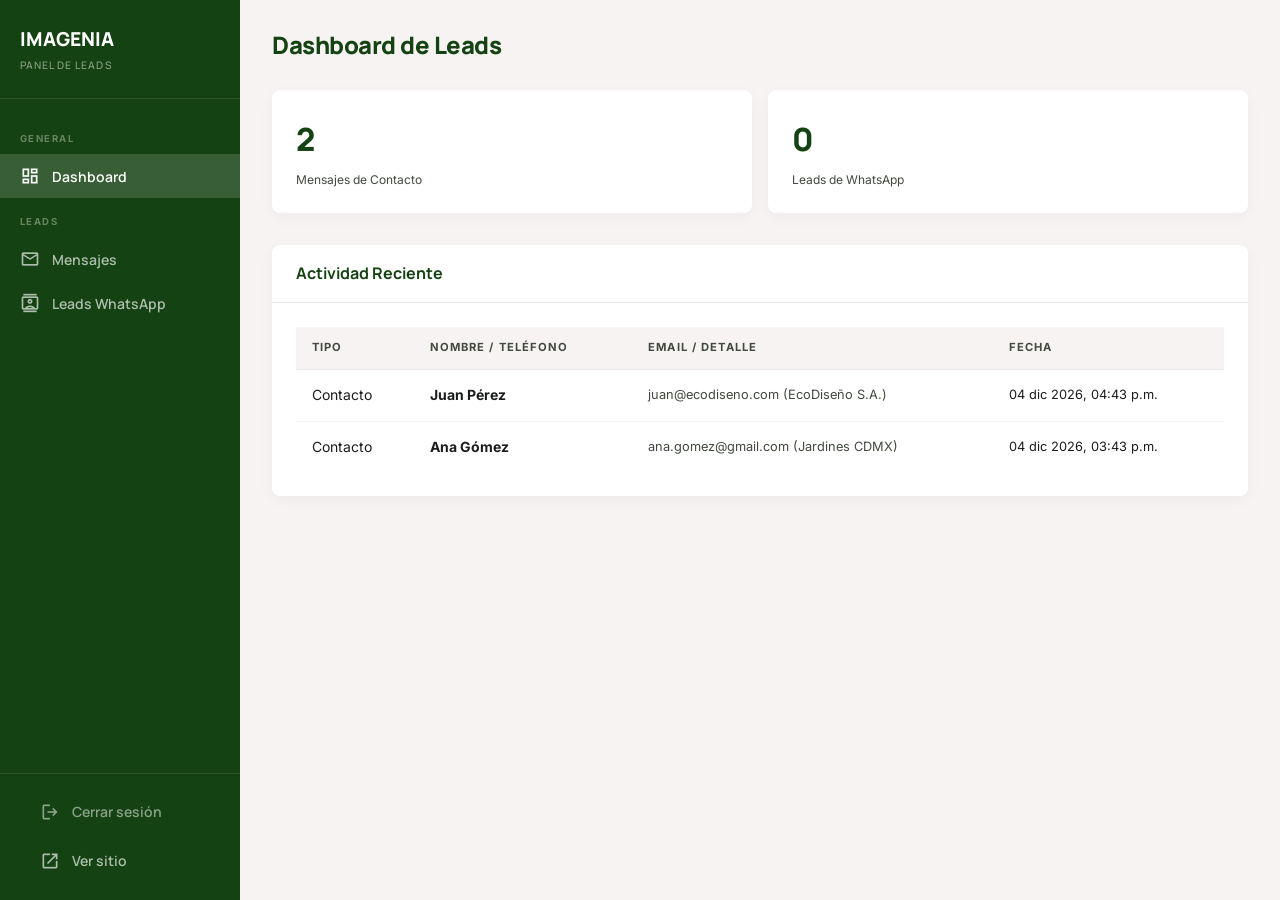
<file: leads-admin/index-mock.html>
<!DOCTYPE html>
<html lang="es">
<head>
  <meta charset="UTF-8">
  <meta name="viewport" content="width=device-width, initial-scale=1.0">
  <title>Admin Leads — IMAGENIA</title>
  <link rel="icon" type="image/x-icon" href="/assets/LOGO SIN FONDO.ico">
  <link rel="stylesheet" href="/css/styles.css">
  <style>
    body{display:flex;min-height:100svh;background:var(--surface-container-low)}
    .admin-sidebar{width:240px;background:var(--primary);display:flex;flex-direction:column;flex-shrink:0;position:fixed;top:0;bottom:0;left:0;z-index:10;overflow-y:auto}
    .admin-sidebar-logo{padding:1.5rem 1.25rem;font-family:'Manrope',sans-serif;font-weight:800;font-size:1.2rem;color:#fff;border-bottom:1px solid rgba(255,255,255,0.1)}
    .admin-sidebar-logo span{display:block;font-size:0.65rem;font-weight:500;opacity:0.5;letter-spacing:0.1em;text-transform:uppercase;margin-top:0.15rem}
    .admin-nav{padding:1rem 0;flex:1}
    .admin-nav-item{display:flex;align-items:center;gap:0.75rem;padding:0.75rem 1.25rem;color:rgba(255,255,255,0.65);font-family:'Manrope',sans-serif;font-weight:600;font-size:0.875rem;cursor:pointer;transition:all 0.2s;border:none;background:none;width:100%;text-align:left}
    .admin-nav-item:hover{color:#fff;background:rgba(255,255,255,0.08)}
    .admin-nav-item.active{color:#fff;background:rgba(255,255,255,0.15)}
    .admin-nav-item .material-symbols-outlined{font-size:1.25rem}
    .admin-nav-section{padding:0.5rem 1.25rem;font-size:0.6rem;font-weight:700;letter-spacing:0.15em;text-transform:uppercase;color:rgba(255,255,255,0.35);margin-top:0.5rem}
    .admin-main{margin-left:240px;flex:1;padding:2rem;max-width:1200px}
    .admin-header{display:flex;align-items:center;justify-content:space-between;margin-bottom:2rem}
    .admin-header h1{font-size:1.5rem;color:var(--primary)}
    .stats-grid{display:grid;grid-template-columns:repeat(2,1fr);gap:1rem;margin-bottom:2rem}
    .stat-card{background:var(--surface-container-lowest);padding:1.5rem;border-radius:var(--radius-md);box-shadow:var(--shadow-card)}
    .stat-value{font-family:'Manrope',sans-serif;font-weight:800;font-size:2rem;color:var(--primary)}
    .stat-label{font-size:0.75rem;color:var(--on-surface-variant);margin-top:0.25rem}
    .panel{background:var(--surface-container-lowest);border-radius:var(--radius-md);box-shadow:var(--shadow-card);overflow:hidden}
    .panel-header{padding:1.25rem 1.5rem;border-bottom:1px solid var(--surface-container-high);display:flex;align-items:center;justify-content:space-between}
    .panel-header h3{font-family:'Manrope',sans-serif;font-weight:700;color:var(--primary);font-size:1rem}
    .panel-body{padding:1.5rem}
    table{width:100%;border-collapse:collapse;font-size:0.875rem}
    th{padding:0.75rem 1rem;text-align:left;font-size:0.7rem;font-weight:700;letter-spacing:0.1em;text-transform:uppercase;color:var(--on-surface-variant);background:var(--surface-container-low);border-bottom:1px solid var(--surface-container-high)}
    td{padding:0.875rem 1rem;border-bottom:1px solid var(--surface-container-low);color:var(--on-surface);vertical-align:middle}
    tr:last-child td{border-bottom:none}
    tr:hover td{background:var(--surface-container-low)}
    .action-btns{display:flex;gap:0.5rem}
    .btn-icon-sm{width:2rem;height:2rem;display:flex;align-items:center;justify-content:center;border-radius:var(--radius-sm);cursor:pointer;transition:background 0.2s;border:none}
    .btn-del{background:#fde8e8;color:var(--error)}
    .btn-del:hover{background:var(--error);color:#fff}
    .tab-sections{display:none}
    .tab-sections.visible{display:block}
    .search-export-bar{display:flex;justify-content:space-between;align-items:center;margin-bottom:1rem;gap:1rem;}
    .search-input{background:var(--surface-container-lowest);border:1.5px solid var(--outline-variant);border-radius:var(--radius-sm);padding:0.5rem 1rem;font-family:'Inter',sans-serif;font-size:0.875rem;color:var(--on-surface);outline:none;width:100%;max-width:300px;transition:border-color 0.2s;}
    .search-input:focus{border-color:var(--primary)}
    @media(max-width:900px){.admin-sidebar{transform:translateX(-100%)}.admin-main{margin-left:0}.stats-grid{grid-template-columns:1fr}}
  </style>

  <script type="importmap">
  {
    "imports": {
      "/js/supabase.js": "/js/supabase-mock.js"
    }
  }
  </script>
    
</head>
<body>
  <!-- Sidebar -->
  <aside class="admin-sidebar">
    <div class="admin-sidebar-logo">IMAGENIA<span>Panel de Leads</span></div>
    <nav class="admin-nav">
      <div class="admin-nav-section">General</div>
      <button class="admin-nav-item active" onclick="showSection('dashboard',this)">
        <span class="material-symbols-outlined">dashboard</span>Dashboard
      </button>
      <div class="admin-nav-section">Leads</div>
      <button class="admin-nav-item" onclick="showSection('contacts',this)">
        <span class="material-symbols-outlined">mail</span>Mensajes
      </button>
      <button class="admin-nav-item" onclick="showSection('wa-leads',this)">
        <span class="material-symbols-outlined">contacts</span>Leads WhatsApp
      </button>
    </nav>
    <div style="padding:1rem 1.25rem;border-top:1px solid rgba(255,255,255,0.1)">
      <button class="admin-nav-item" onclick="doSignOut()" style="color:rgba(255,255,255,0.5)">
        <span class="material-symbols-outlined">logout</span>Cerrar sesión
      </button>
      <a href="/index.html" class="admin-nav-item" style="text-decoration:none;margin-top:0.25rem">
        <span class="material-symbols-outlined">open_in_new</span>Ver sitio
      </a>
    </div>
  </aside>

  <!-- Main Content -->
  <main class="admin-main">

    <!-- Dashboard -->
    <div id="sec-dashboard" class="tab-sections visible">
      <div class="admin-header"><h1>Dashboard de Leads</h1></div>
      <div class="stats-grid">
        <div class="stat-card">
          <div class="stat-value" id="stat-contacts">—</div>
          <div class="stat-label">Mensajes de Contacto</div>
        </div>
        <div class="stat-card">
          <div class="stat-value" id="stat-wa-leads">—</div>
          <div class="stat-label">Leads de WhatsApp</div>
        </div>
      </div>
      <div class="panel">
        <div class="panel-header"><h3>Actividad Reciente</h3></div>
        <div class="panel-body">
          <div style="overflow-x:auto">
            <table>
              <thead>
                <tr>
                  <th>Tipo</th>
                  <th>Nombre / Teléfono</th>
                  <th>Email / Detalle</th>
                  <th>Fecha</th>
                </tr>
              </thead>
              <tbody id="dash-recent-table"></tbody>
            </table>
          </div>
        </div>
      </div>
    </div>

    <!-- Contact Messages -->
    <div id="sec-contacts" class="tab-sections">
      <div class="admin-header">
        <h1>Mensajes de Contacto</h1>
      </div>
      <div class="search-export-bar">
        <input type="text" class="search-input" id="search-contacts" placeholder="Buscar mensajes...">
        <button class="btn btn-secondary btn-sm" onclick="exportContacts()">
          <span class="material-symbols-outlined" style="font-size:1rem;vertical-align:middle;margin-right:0.25rem">download</span>Exportar CSV
        </button>
      </div>
      <div class="panel">
        <div style="overflow-x:auto">
          <table>
            <thead>
              <tr>
                <th>Nombre</th>
                <th>Empresa</th>
                <th>Email</th>
                <th>Teléfono</th>
                <th>Comentarios</th>
                <th>Fecha</th>
                <th style="width:50px"></th>
              </tr>
            </thead>
            <tbody id="contacts-table"></tbody>
          </table>
        </div>
      </div>
    </div>

    <!-- WhatsApp Leads -->
    <div id="sec-wa-leads" class="tab-sections">
      <div class="admin-header">
        <h1>Leads de WhatsApp</h1>
      </div>
      <div class="search-export-bar">
        <input type="text" class="search-input" id="search-wa-leads" placeholder="Buscar leads...">
        <button class="btn btn-secondary btn-sm" onclick="exportWALeads()">
          <span class="material-symbols-outlined" style="font-size:1rem;vertical-align:middle;margin-right:0.25rem">download</span>Exportar CSV
        </button>
      </div>
      <div class="panel">
        <div style="overflow-x:auto">
          <table>
            <thead>
              <tr>
                <th>Fecha</th>
                <th>Respuestas de Preguntas</th>
                <th>Mensaje Enviado</th>
                <th style="width:50px"></th>
              </tr>
            </thead>
            <tbody id="wa-leads-table"></tbody>
          </table>
        </div>
      </div>
    </div>

  </main>

  <script type="module" src="/js/leads-admin.js"></script>

  <script>
  window.addEventListener('DOMContentLoaded', () => {
    setTimeout(() => {
      const urlParams = new URLSearchParams(window.location.search);
      const tab = urlParams.get('tab');
      if (tab) {
        const btn = Array.from(document.querySelectorAll('.admin-nav-item')).find(b => b.getAttribute('onclick') && b.getAttribute('onclick').includes("'" + tab + "'"));
        if (btn) {
          showSection(tab, btn);
        }
      }
    }, 400);
  });
  </script>
    
</body>
</html>
</file>
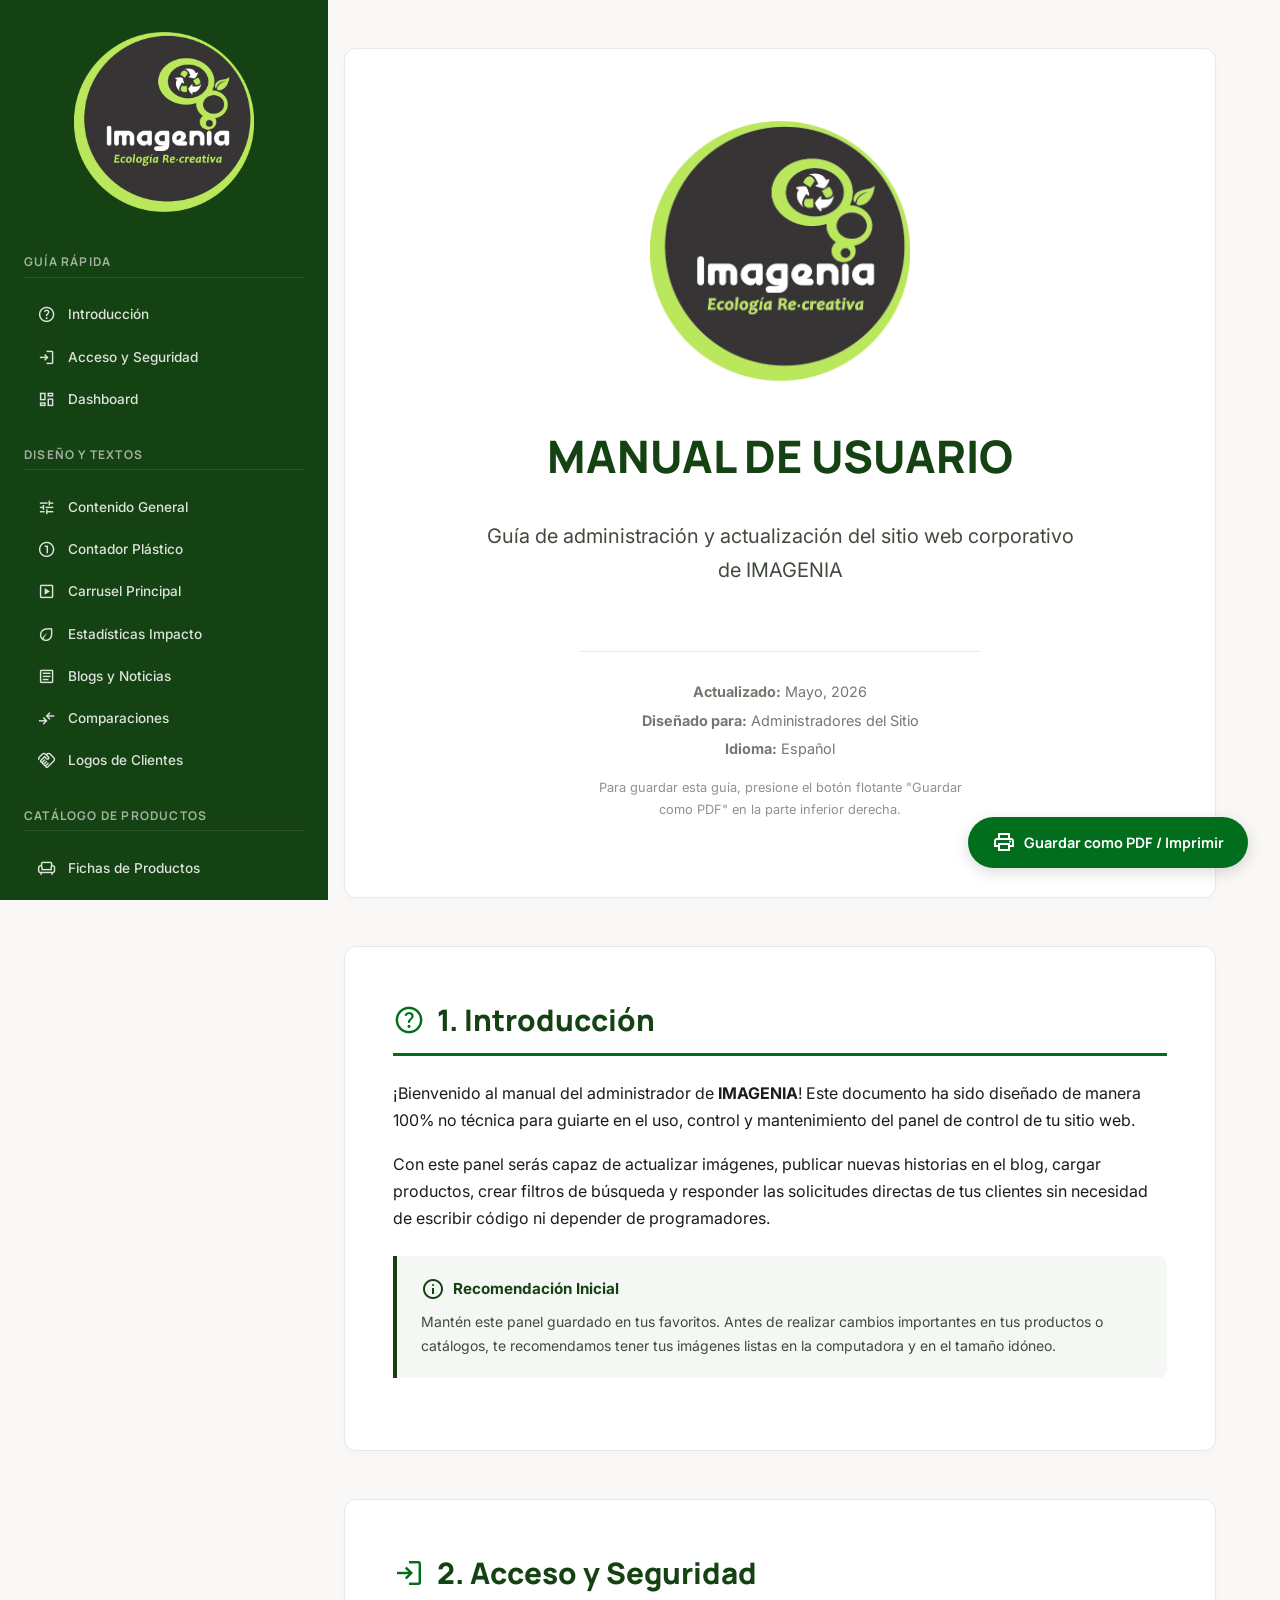
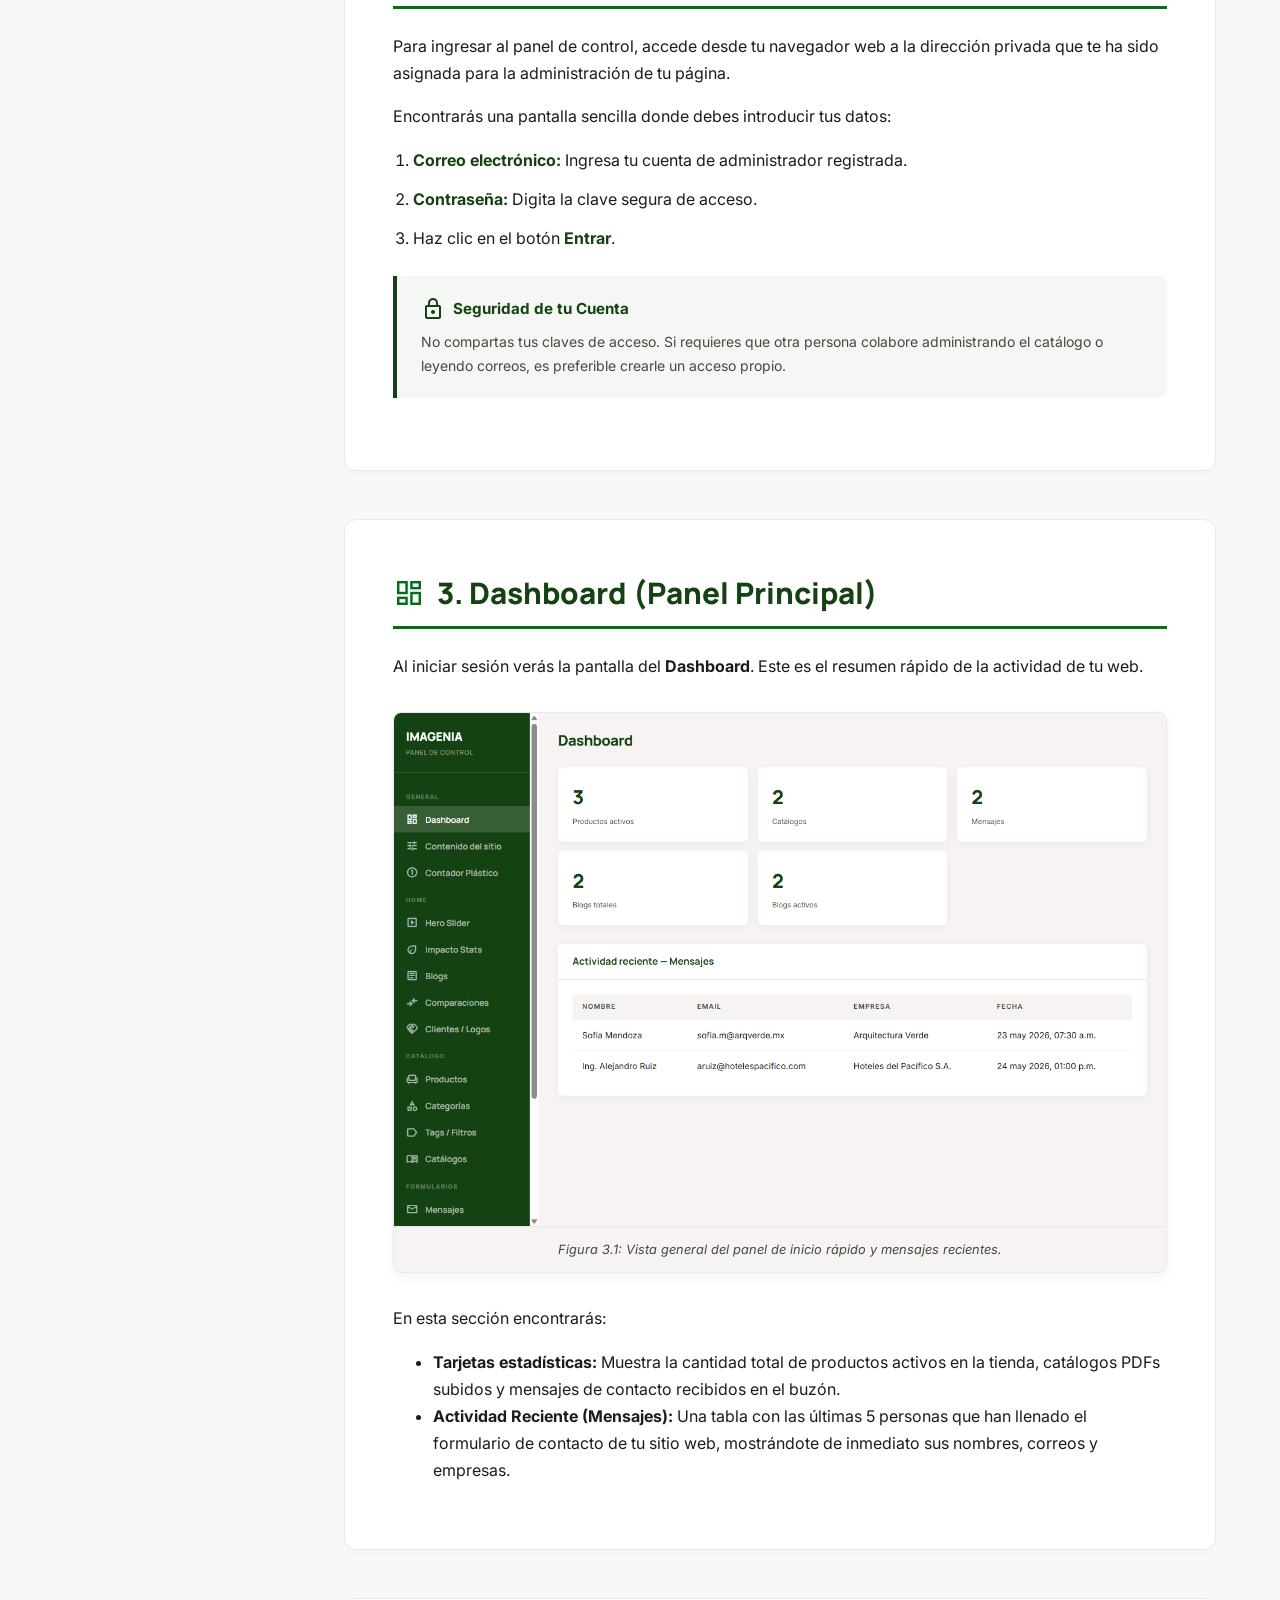
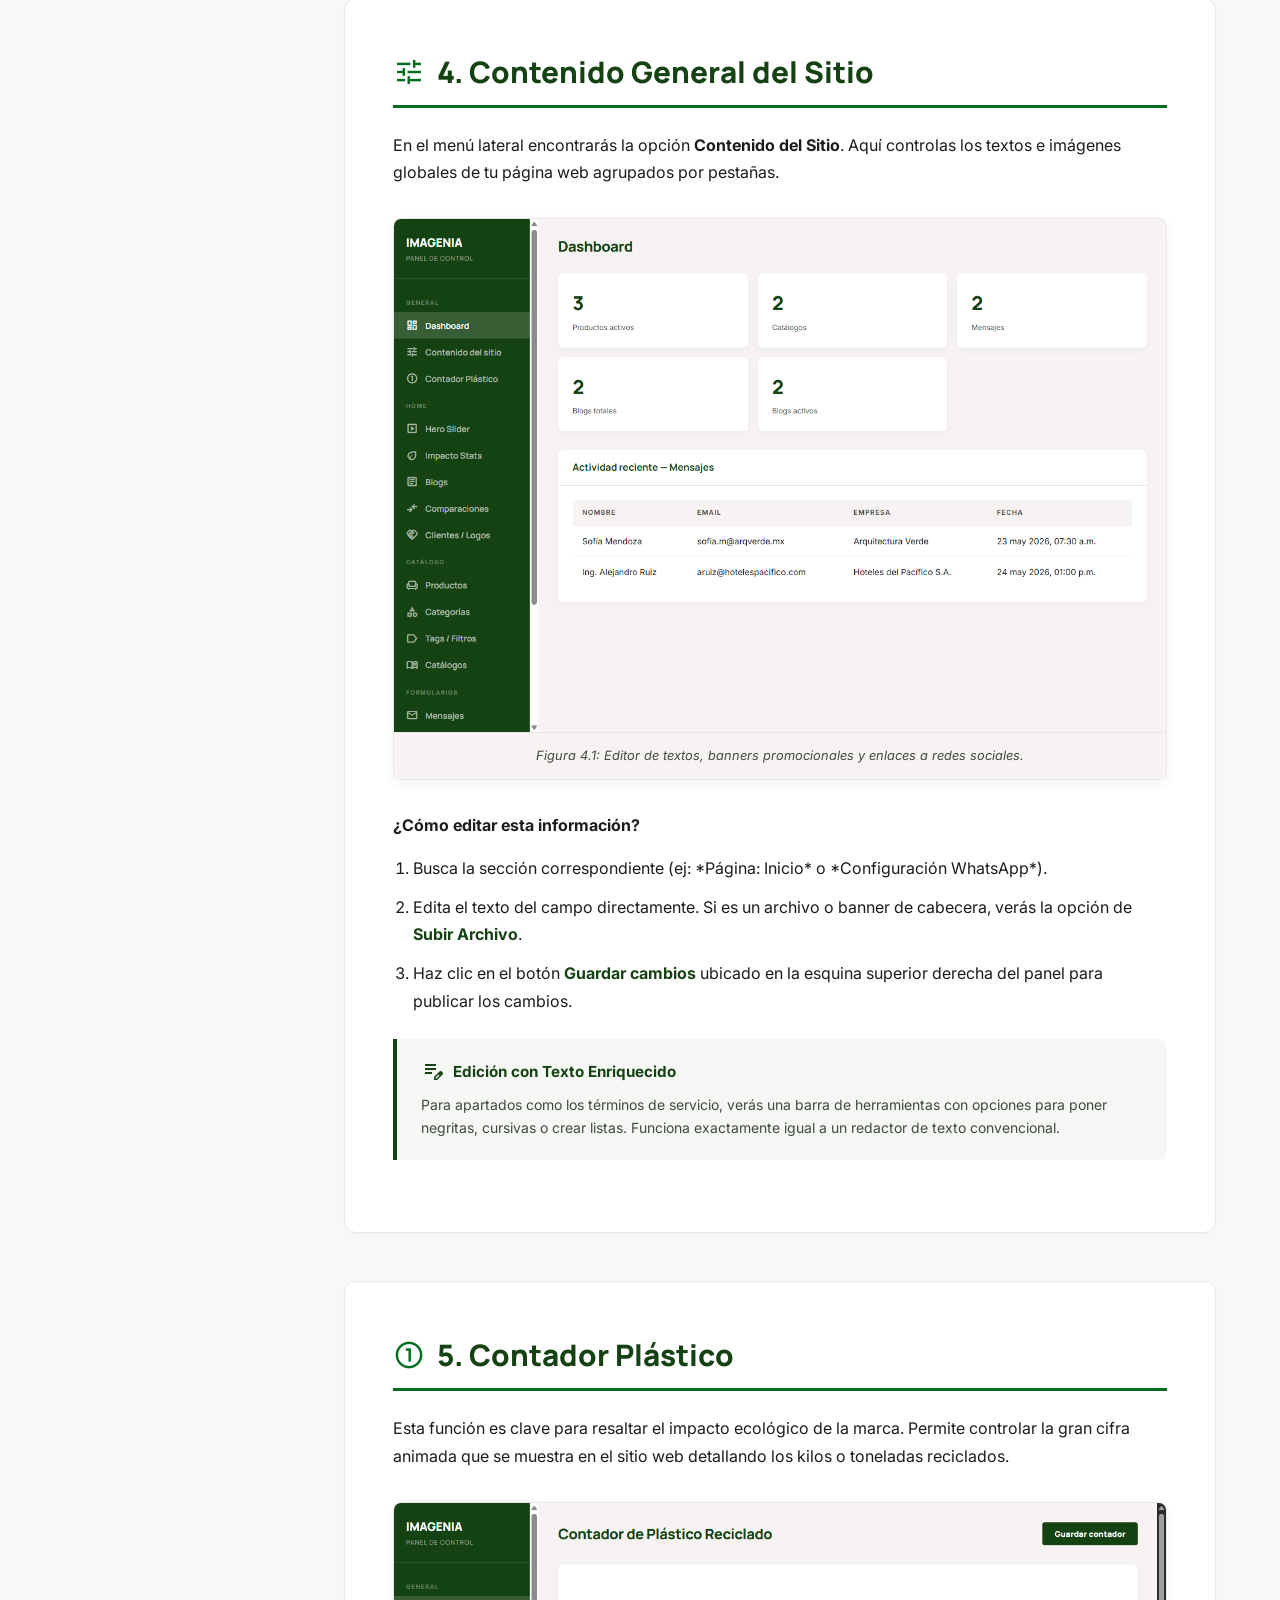
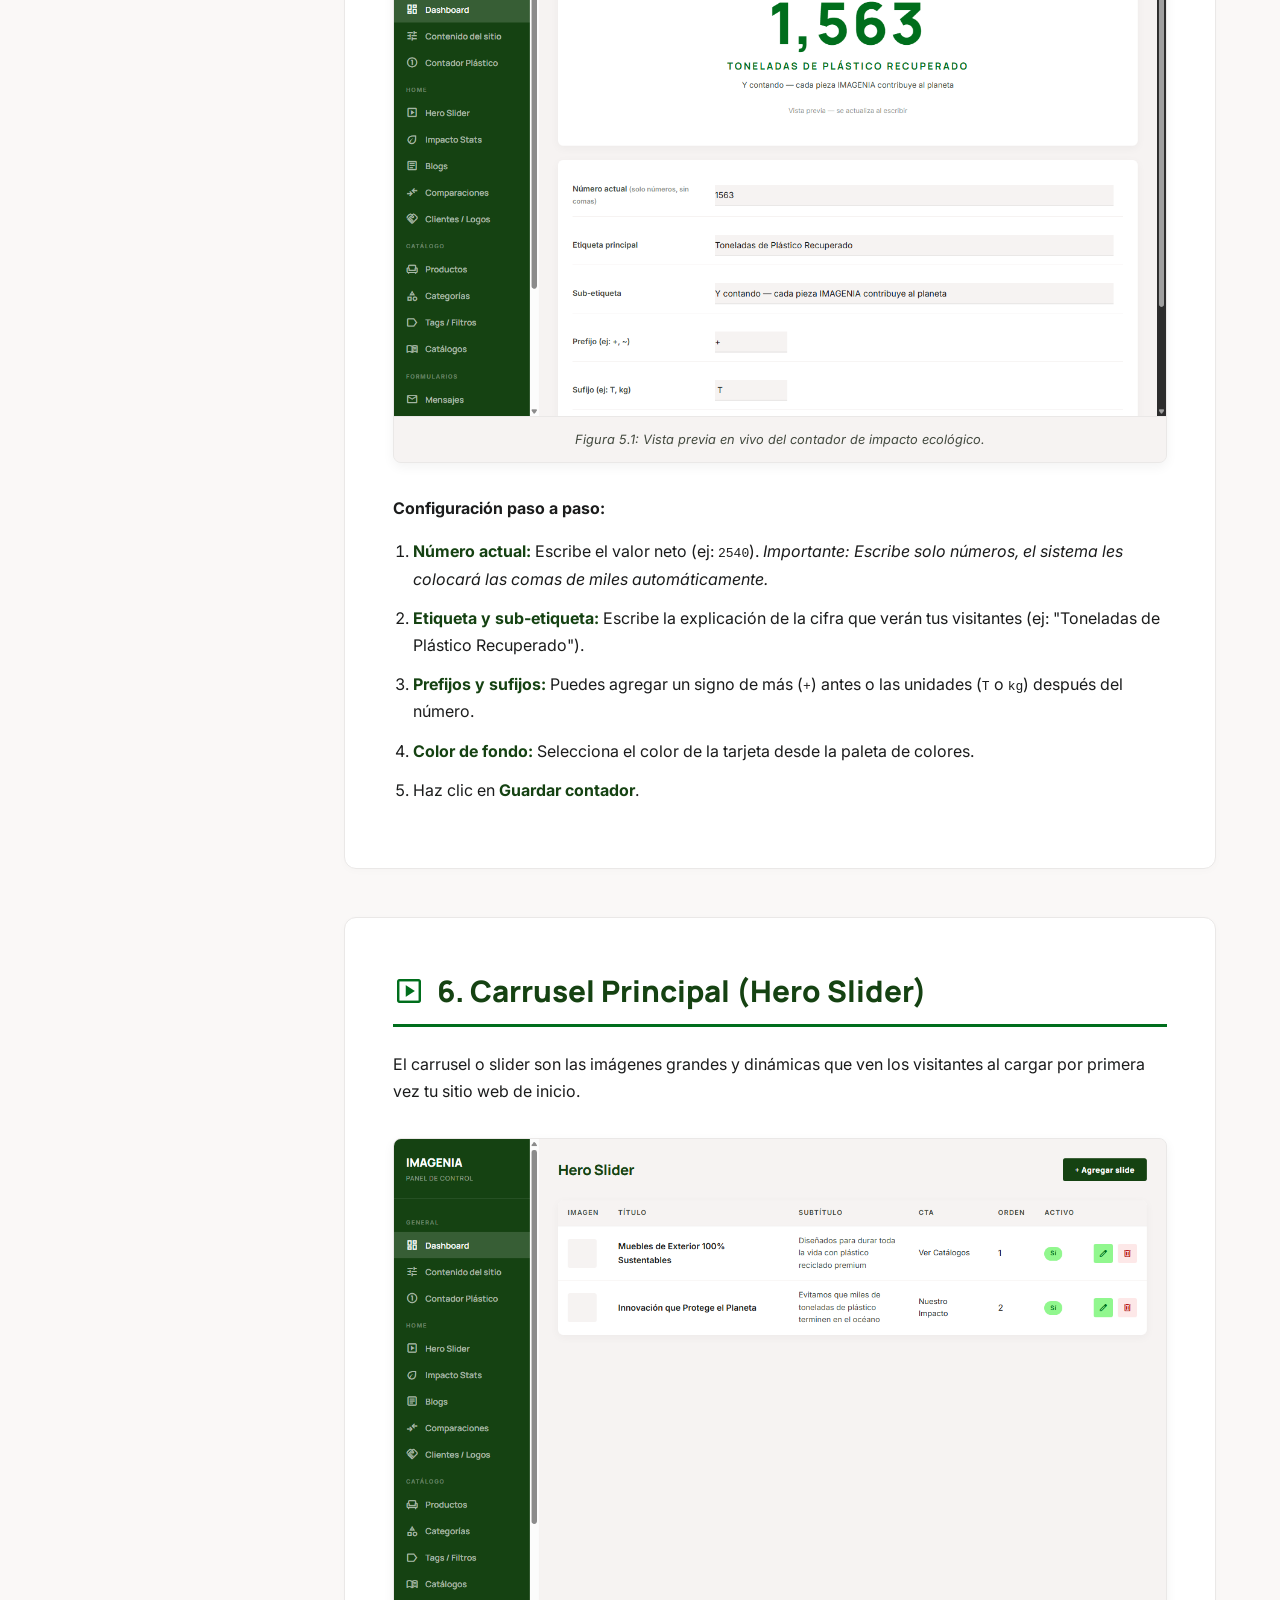
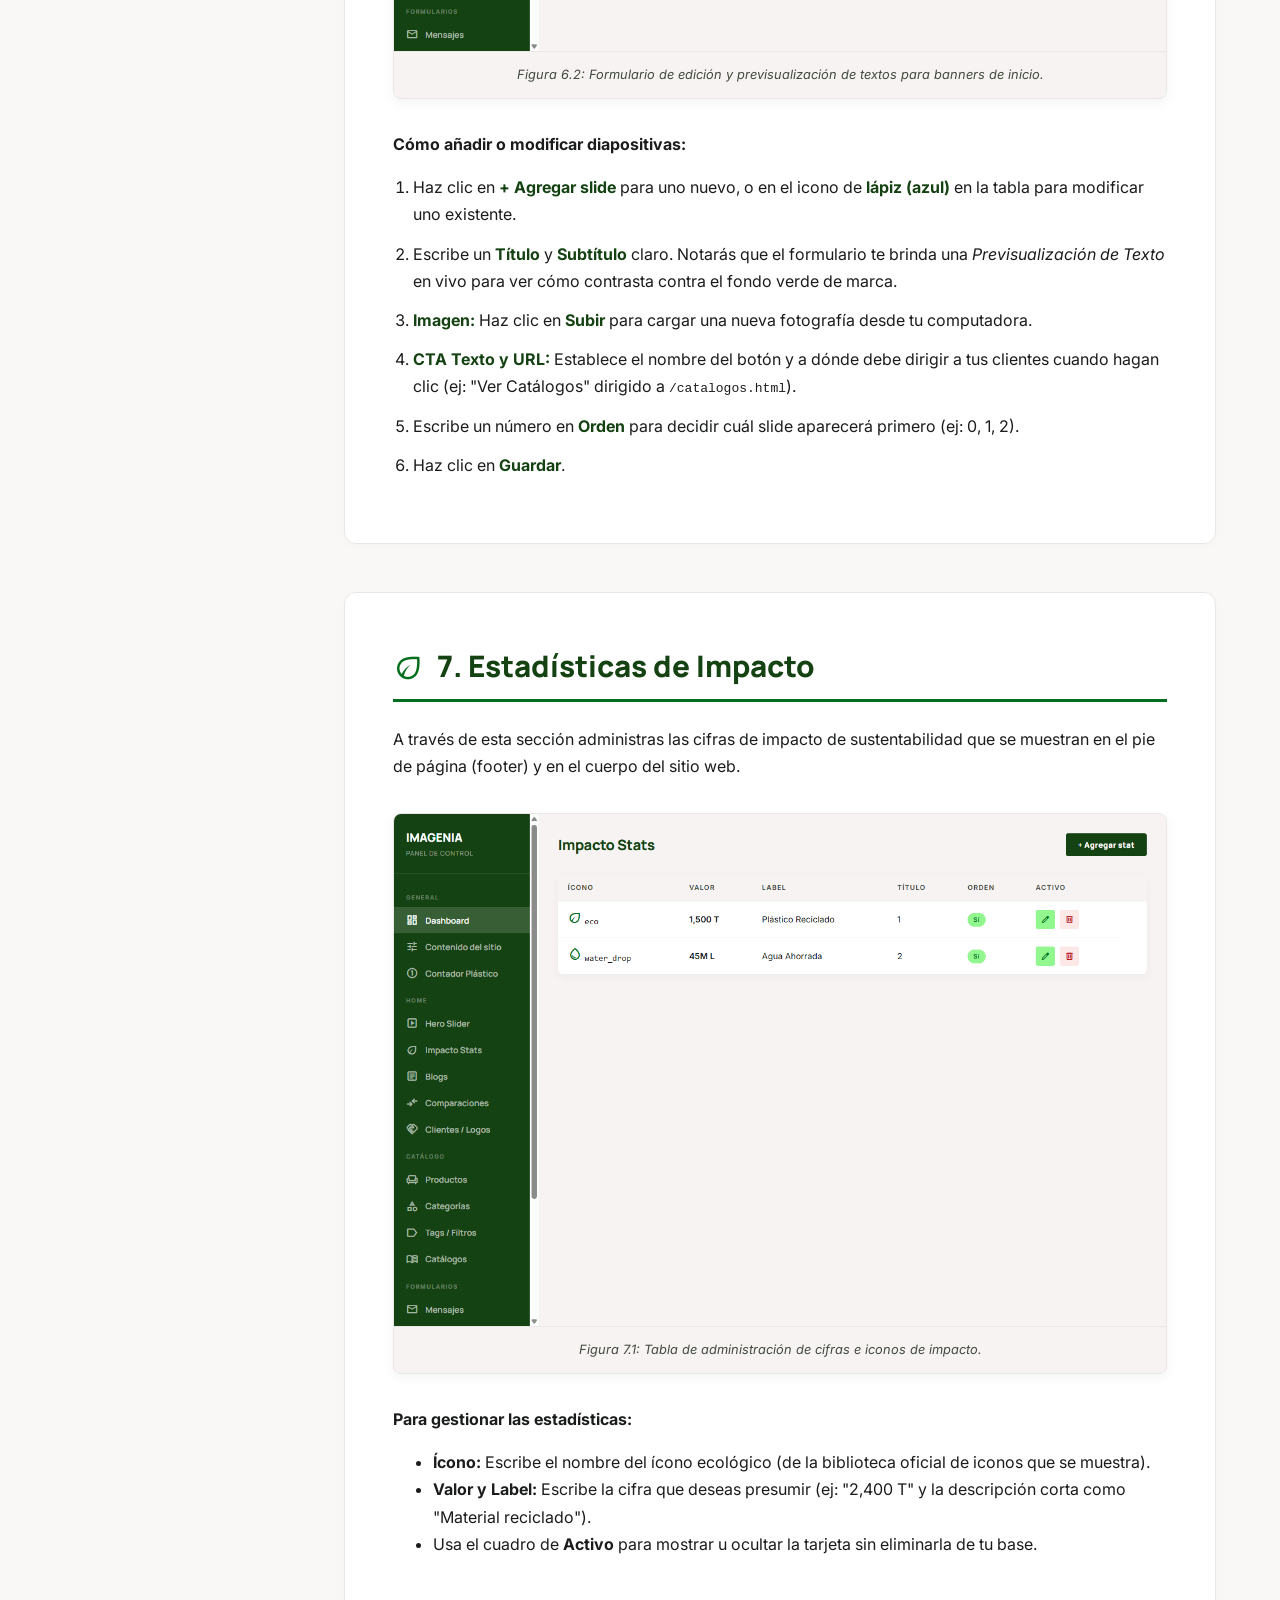
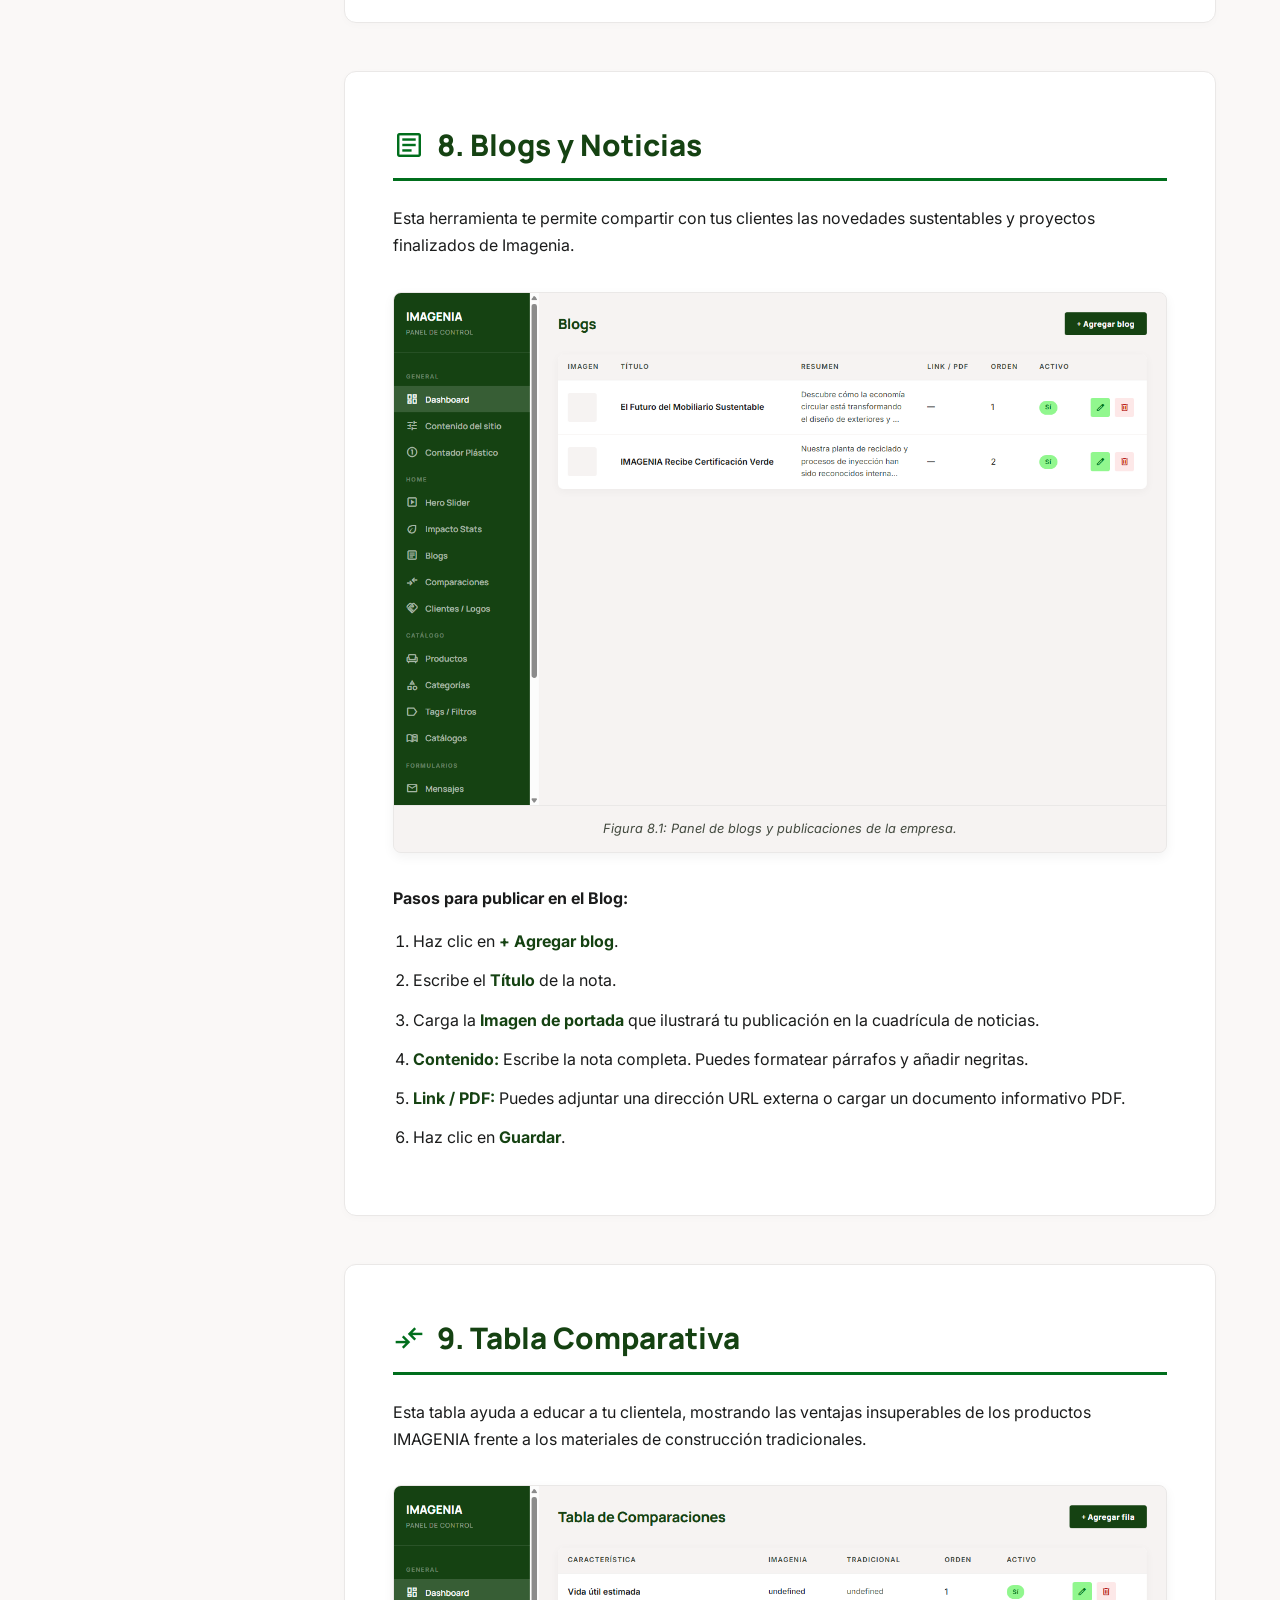
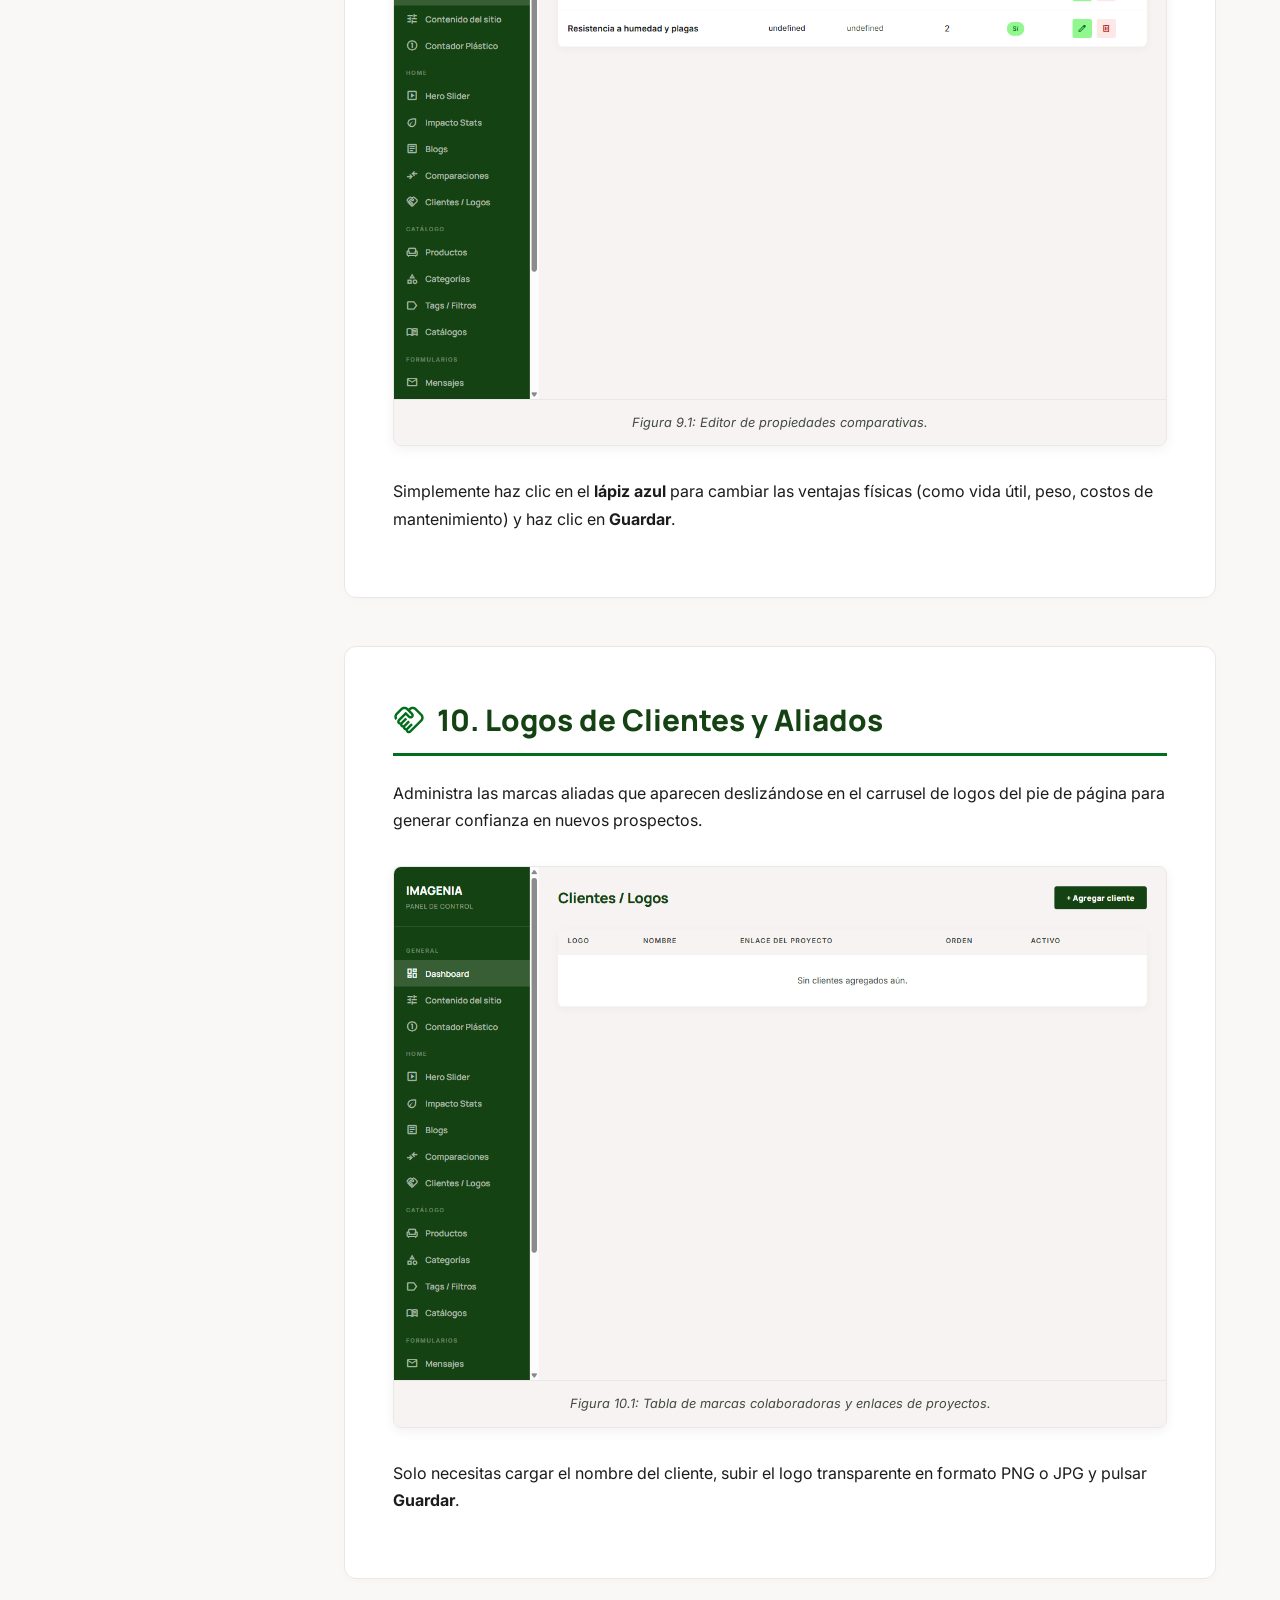
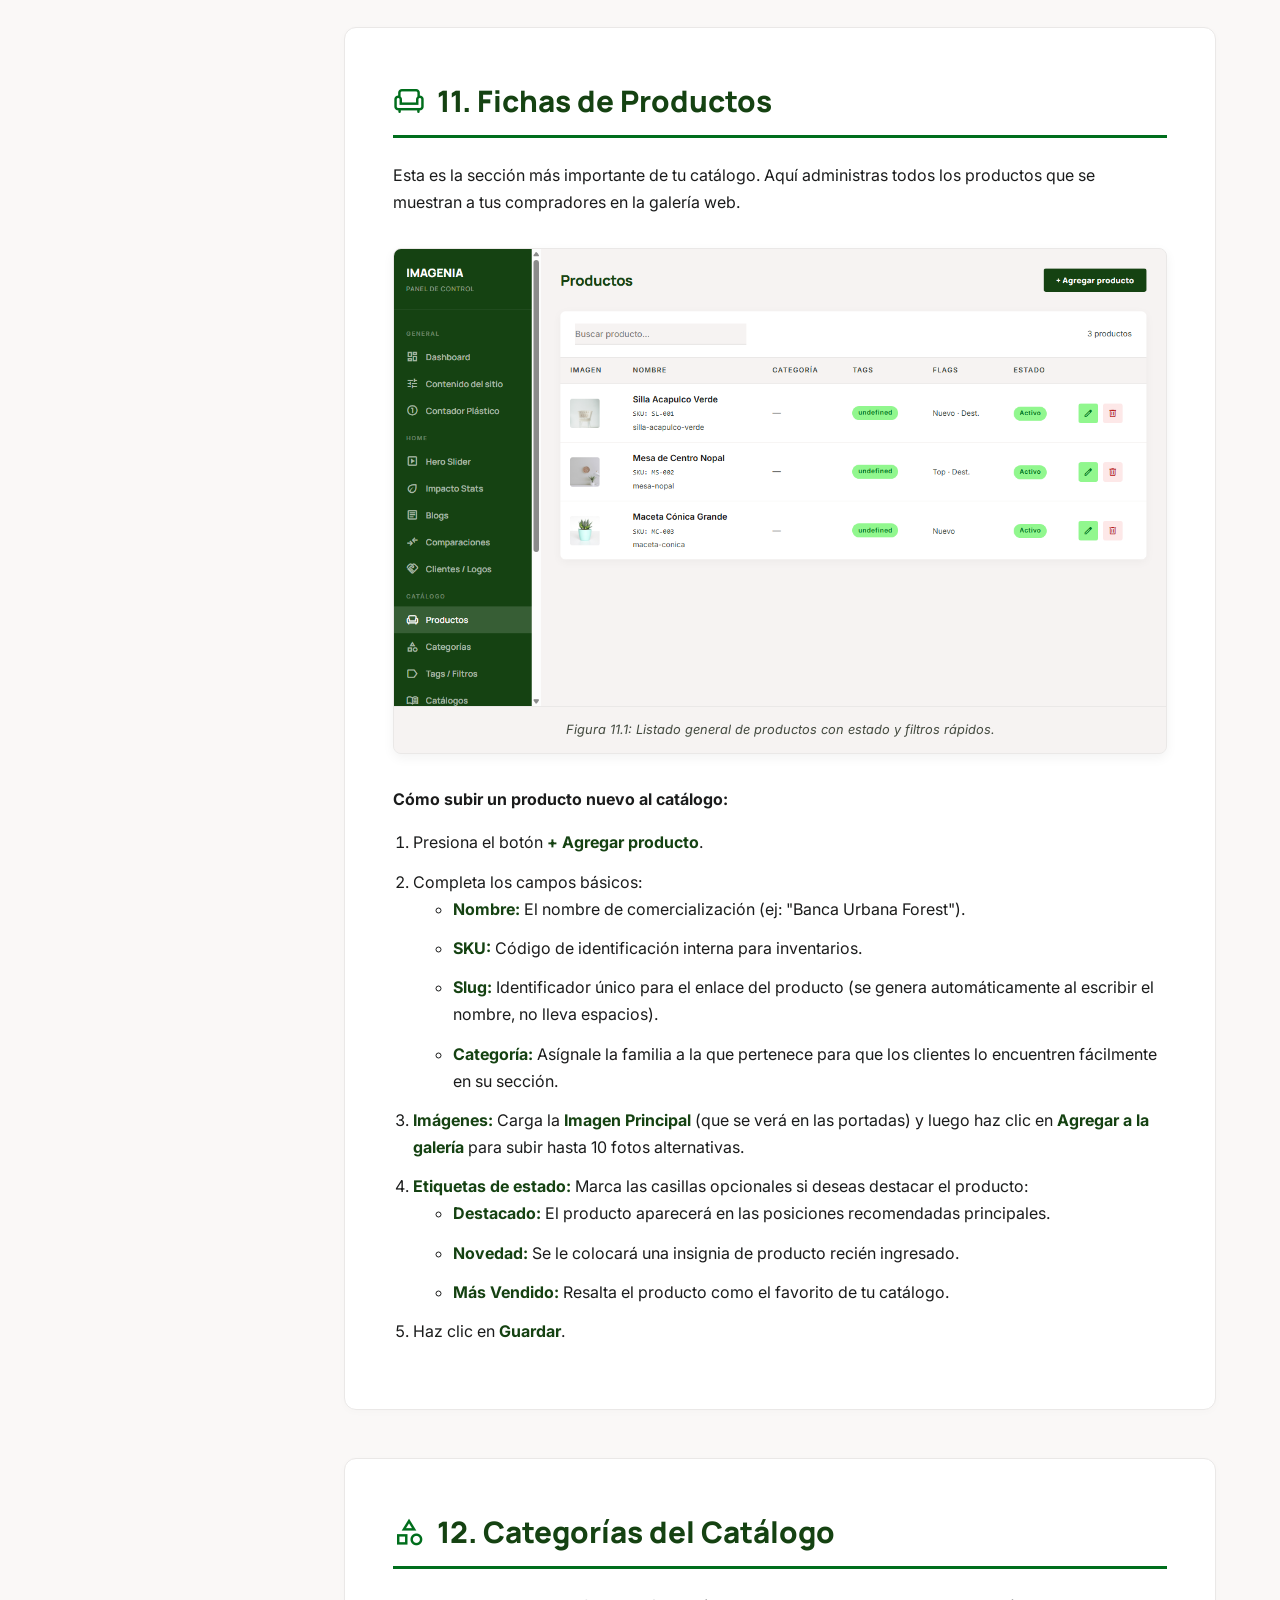
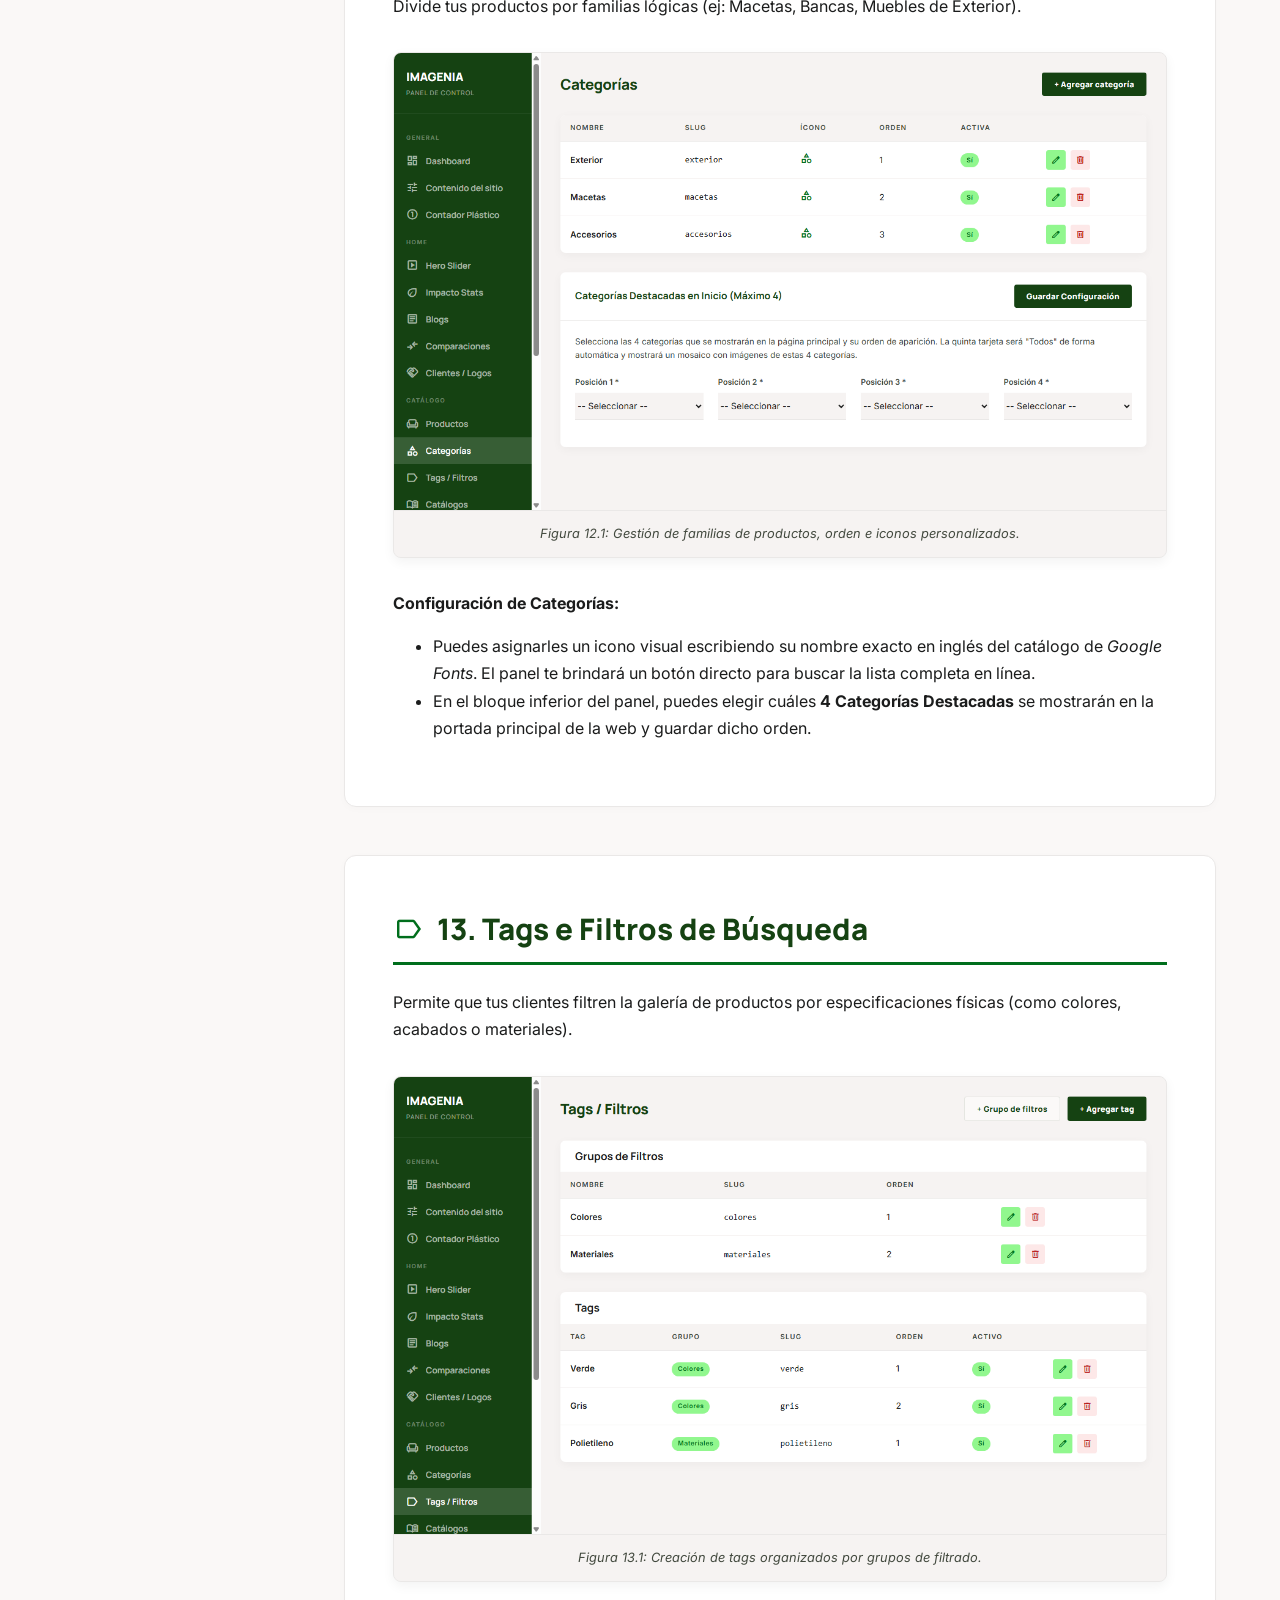
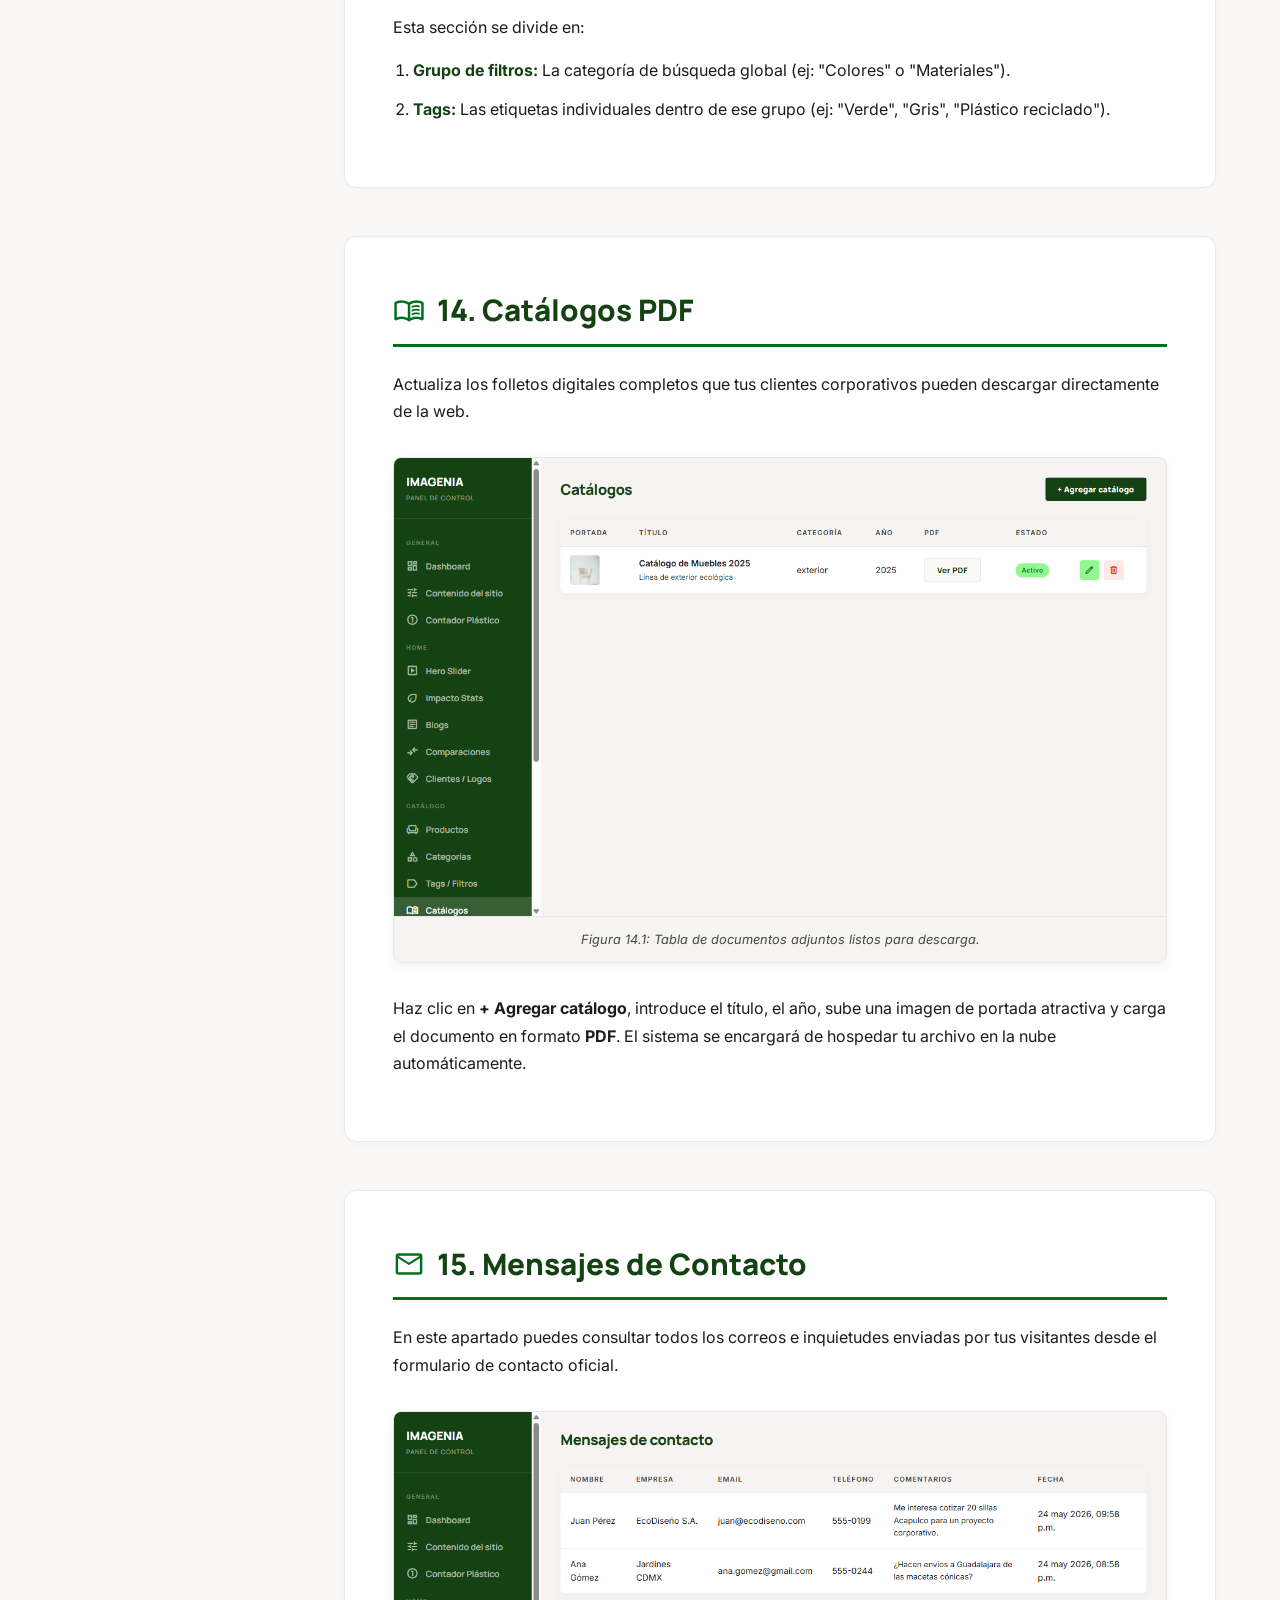
<file: manual/manual-usuario.html>
<!DOCTYPE html>
<html lang="es">

<head>
  <meta charset="UTF-8">
  <meta name="viewport" content="width=device-width, initial-scale=1.0">
  <title>Manual de Usuario — Panel de Administración IMAGENIA</title>
  <link rel="icon" type="image/x-icon" href="../assets/LOGO SIN FONDO.ico">
  <!-- Google Fonts -->
  <link
    href="https://fonts.googleapis.com/css2?family=Manrope:wght@400;600;700;800&family=Inter:wght@400;500;600&display=swap"
    rel="stylesheet">
  <link href="https://fonts.googleapis.com/css2?family=Material+Symbols+Outlined:wght,FILL@400,0&display=swap"
    rel="stylesheet">

  <style>
    /* ── Variables de Diseño de Imagenia ── */
    :root {
      --primary: #154212;
      --secondary: #006e1c;
      --on-surface: #1b1c1c;
      --on-surface-variant: #42493e;
      --surface-container-low: #f6f3f2;
      --border-color: #eae8e7;
    }

    /* ── Estilos Generales de Pantalla ── */
    body {
      font-family: 'Inter', sans-serif;
      color: var(--on-surface);
      line-height: 1.7;
      margin: 0;
      padding: 0;
      background-color: #faf8f7;
    }

    h1,
    h2,
    h3,
    h4 {
      font-family: 'Manrope', sans-serif;
      font-weight: 700;
      color: var(--primary);
      margin-top: 0;
    }

    /* Contenedor principal con panel de navegación lateral para pantalla */
    .app-container {
      display: flex;
      min-height: 100vh;
    }

    /* Navegación lateral (Solo visible en pantalla) */
    .manual-sidebar {
      width: 280px;
      background-color: var(--primary);
      color: #ffffff;
      padding: 2rem 1.5rem;
      position: fixed;
      top: 0;
      bottom: 0;
      left: 0;
      overflow-y: auto;
      z-index: 100;
    }

    .manual-sidebar-logo {
      margin-bottom: 2rem;
      text-align: center;
    }

    .manual-sidebar-logo img {
      max-width: 180px;
      height: auto;
    }

    .manual-sidebar h3 {
      color: rgba(255, 255, 255, 0.6);
      font-size: 0.75rem;
      text-transform: uppercase;
      letter-spacing: 0.1em;
      margin-bottom: 1rem;
      margin-top: 1.5rem;
      border-bottom: 1px solid rgba(255, 255, 255, 0.1);
      padding-bottom: 0.25rem;
    }

    .manual-nav-list {
      list-style: none;
      padding: 0;
      margin: 0;
    }

    .manual-nav-item a {
      display: flex;
      align-items: center;
      gap: 0.75rem;
      padding: 0.6rem 0.8rem;
      color: rgba(255, 255, 255, 0.85);
      text-decoration: none;
      font-size: 0.85rem;
      border-radius: 6px;
      transition: background 0.2s, color 0.2s;
      font-weight: 500;
    }

    .manual-nav-item a:hover {
      background: rgba(255, 255, 255, 0.08);
      color: #ffffff;
    }

    .manual-nav-item.active a {
      background: var(--secondary);
      color: #ffffff;
      font-weight: 600;
    }

    .manual-nav-item .material-symbols-outlined {
      font-size: 1.2rem;
    }

    /* Contenido principal (Para pantalla) */
    .manual-content {
      margin-left: 280px;
      padding: 3rem 4rem;
      flex: 1;
      max-width: 960px;
    }

    /* Botón Flotante para Imprimir (Solo en pantalla) */
    .print-button {
      position: fixed;
      bottom: 2rem;
      right: 2rem;
      background-color: var(--secondary);
      color: #ffffff;
      border: none;
      padding: 0.85rem 1.5rem;
      border-radius: 50px;
      font-family: 'Manrope', sans-serif;
      font-weight: 700;
      font-size: 0.9rem;
      cursor: pointer;
      display: flex;
      align-items: center;
      gap: 0.5rem;
      box-shadow: 0 4px 15px rgba(0, 0, 0, 0.15);
      z-index: 1000;
      transition: transform 0.2s, background-color 0.2s;
    }

    .print-button:hover {
      transform: translateY(-2px);
      background-color: var(--primary);
    }

    /* ── Estructura de Páginas del Documento ── */
    .manual-section {
      background: #ffffff;
      padding: 3rem;
      border-radius: 12px;
      box-shadow: 0 2px 8px rgba(0, 0, 0, 0.02);
      margin-bottom: 3rem;
      border: 1px solid var(--border-color);
    }

    .section-title {
      font-size: 1.85rem;
      font-weight: 800;
      margin-bottom: 1.5rem;
      border-bottom: 3px solid var(--secondary);
      padding-bottom: 0.5rem;
      display: flex;
      align-items: center;
      gap: 0.75rem;
    }

    .section-title .material-symbols-outlined {
      font-size: 2rem;
      color: var(--secondary);
    }

    /* Portada */
    .cover-page {
      display: flex;
      flex-direction: column;
      justify-content: center;
      align-items: center;
      text-align: center;
      min-height: 80vh;
      background: #ffffff;
      border-radius: 12px;
      padding: 4rem;
      box-shadow: 0 2px 8px rgba(0, 0, 0, 0.02);
      border: 1px solid var(--border-color);
      margin-bottom: 3rem;
    }

    .cover-logo {
      max-width: 260px;
      margin-bottom: 3rem;
    }

    .cover-title {
      font-size: 2.8rem;
      font-weight: 800;
      line-height: 1.2;
      color: var(--primary);
      margin-bottom: 1rem;
    }

    .cover-subtitle {
      font-size: 1.25rem;
      color: var(--on-surface-variant);
      margin-bottom: 4rem;
      max-width: 600px;
    }

    .cover-meta {
      font-size: 0.9rem;
      color: #72796e;
      border-top: 1px solid var(--border-color);
      padding-top: 1.5rem;
      width: 100%;
      max-width: 400px;
    }

    .cover-meta p {
      margin: 0.25rem 0;
    }

    /* Contenedor de Capturas de Pantalla */
    .screenshot-container {
      margin: 2rem 0;
      border: 1px solid var(--border-color);
      border-radius: 8px;
      overflow: hidden;
      box-shadow: 0 4px 12px rgba(0, 0, 0, 0.05);
      background: var(--surface-container-low);
    }

    .screenshot-container img {
      width: 100%;
      height: auto;
      display: block;
    }

    .screenshot-caption {
      padding: 0.75rem 1rem;
      font-size: 0.8rem;
      color: var(--on-surface-variant);
      background: var(--surface-container-low);
      border-top: 1px solid var(--border-color);
      text-align: center;
      font-style: italic;
    }

    /* Caja de Consejos / Alertas */
    .tip-box {
      background-color: rgba(21, 66, 18, 0.04);
      border-left: 4px solid var(--primary);
      padding: 1.25rem 1.5rem;
      border-radius: 0 8px 8px 0;
      margin: 1.5rem 0;
    }

    .tip-box h5 {
      margin: 0 0 0.5rem 0;
      font-size: 0.95rem;
      font-weight: 700;
      color: var(--primary);
      display: flex;
      align-items: center;
      gap: 0.5rem;
    }

    .tip-box p {
      margin: 0;
      font-size: 0.875rem;
      color: var(--on-surface-variant);
    }

    /* Pasos e Instrucciones */
    ol.steps-list {
      padding-left: 1.25rem;
    }

    ol.steps-list li {
      margin-bottom: 0.75rem;
    }

    ol.steps-list li strong {
      color: var(--primary);
    }

    /* Tablas de Información */
    table.info-table {
      width: 100%;
      border-collapse: collapse;
      margin: 1.5rem 0;
      font-size: 0.9rem;
    }

    table.info-table th {
      background-color: var(--primary);
      color: #ffffff;
      text-align: left;
      padding: 0.75rem 1rem;
      font-family: 'Manrope', sans-serif;
      font-weight: 600;
    }

    table.info-table td {
      padding: 0.75rem 1rem;
      border-bottom: 1px solid var(--border-color);
      color: var(--on-surface-variant);
    }

    table.info-table tr:nth-child(even) {
      background-color: #fbf9f8;
    }

    /* ── Estilos de Impresión (@media print) ── */
    @media print {

      /* Ocultar barra lateral y botón de imprimir */
      .manual-sidebar,
      .print-button {
        display: none !important;
      }

      /* Ajustar márgenes para papel físico */
      body {
        background-color: #ffffff !important;
        color: #000000 !important;
      }

      .manual-content {
        margin-left: 0 !important;
        padding: 0 !important;
        max-width: 100% !important;
      }

      /* Cada sección es una página independiente */
      .manual-section,
      .cover-page {
        page-break-before: always !important;
        border: none !important;
        box-shadow: none !important;
        padding: 2rem 0 !important;
        margin-bottom: 0 !important;
      }

      /* Evitar que la portada tenga salto inicial doble */
      .cover-page {
        page-break-before: avoid !important;
        min-height: 95vh !important;
        display: flex !important;
        flex-direction: column !important;
        justify-content: center !important;
      }

      /* Prevenir saltos de página huérfanos */
      h2,
      h3,
      h4 {
        page-break-after: avoid !important;
        break-after: avoid !important;
      }

      .screenshot-container,
      .tip-box,
      table.info-table {
        page-break-inside: avoid !important;
        break-inside: avoid !important;
      }

      /* Forzar impresión de colores de fondo en navegadores */
      * {
        -webkit-print-color-adjust: exact !important;
        print-color-adjust: exact !important;
      }
    }
  </style>
</head>

<body>

  <!-- Botón Flotante para Imprimir (Solo en Navegador) -->
  <button class="print-button" onclick="window.print()">
    <span class="material-symbols-outlined">print</span> Guardar como PDF / Imprimir
  </button>

  <div class="app-container">

    <!-- Barra Lateral de Navegación (Solo en Navegador) -->
    <aside class="manual-sidebar">
      <div class="manual-sidebar-logo">
        <img src="../assets/logo_con_letras_blancas.png" alt="IMAGENIA">
      </div>

      <h3>Guía Rápida</h3>
      <ul class="manual-nav-list">
        <li class="manual-nav-item"><a href="#introduccion"><span
              class="material-symbols-outlined">help</span>Introducción</a></li>
        <li class="manual-nav-item"><a href="#acceso"><span class="material-symbols-outlined">login</span>Acceso y
            Seguridad</a></li>
        <li class="manual-nav-item"><a href="#dashboard"><span
              class="material-symbols-outlined">dashboard</span>Dashboard</a></li>
      </ul>

      <h3>Diseño y Textos</h3>
      <ul class="manual-nav-list">
        <li class="manual-nav-item"><a href="#contenido"><span class="material-symbols-outlined">tune</span>Contenido
            General</a></li>
        <li class="manual-nav-item"><a href="#contador"><span class="material-symbols-outlined">counter_1</span>Contador
            Plástico</a></li>
        <li class="manual-nav-item"><a href="#slider"><span class="material-symbols-outlined">slideshow</span>Carrusel
            Principal</a></li>
        <li class="manual-nav-item"><a href="#impacto"><span class="material-symbols-outlined">eco</span>Estadísticas
            Impacto</a></li>
        <li class="manual-nav-item"><a href="#blogs"><span class="material-symbols-outlined">article</span>Blogs y
            Noticias</a></li>
        <li class="manual-nav-item"><a href="#comparaciones"><span
              class="material-symbols-outlined">compare_arrows</span>Comparaciones</a></li>
        <li class="manual-nav-item"><a href="#clientes"><span class="material-symbols-outlined">handshake</span>Logos de
            Clientes</a></li>
      </ul>

      <h3>Catálogo de Productos</h3>
      <ul class="manual-nav-list">
        <li class="manual-nav-item"><a href="#productos"><span class="material-symbols-outlined">chair</span>Fichas de
            Productos</a></li>
        <li class="manual-nav-item"><a href="#categorias"><span
              class="material-symbols-outlined">category</span>Categorías</a></li>
        <li class="manual-nav-item"><a href="#filtros"><span class="material-symbols-outlined">label</span>Tags e
            Filtros</a></li>
        <li class="manual-nav-item"><a href="#catalogos"><span
              class="material-symbols-outlined">menu_book</span>Catálogos PDF</a></li>
      </ul>

      <h3>Mensajes y WhatsApp</h3>
      <ul class="manual-nav-list">
        <li class="manual-nav-item"><a href="#mensajes"><span class="material-symbols-outlined">mail</span>Mensajes
            Recibidos</a></li>
        <li class="manual-nav-item"><a href="#wa-preguntas"><span class="material-symbols-outlined">quiz</span>Chat de
            WhatsApp</a></li>
        <li class="manual-nav-item"><a href="#wa-leads"><span class="material-symbols-outlined">contacts</span>Leads de
            WhatsApp</a></li>
        <li class="manual-nav-item"><a href="#leads-panel"><span class="material-symbols-outlined">analytics</span>Panel de Leads</a></li>
      </ul>
    </aside>

    <!-- Contenido Principal del Manual -->
    <main class="manual-content">

      <!-- Portada del Documento -->
      <section class="cover-page">
        <img class="cover-logo" src="../assets/logo no blanco.png" alt="IMAGENIA">
        <h1 class="cover-title">MANUAL DE USUARIO</h1>
        <p class="cover-subtitle">Guía de administración y actualización del sitio web corporativo de IMAGENIA</p>

        <div class="cover-meta">
          <p><strong>Actualizado:</strong> Mayo, 2026</p>
          <p><strong>Diseñado para:</strong> Administradores del Sitio</p>
          <p><strong>Idioma:</strong> Español</p>
          <p style="margin-top: 1rem; font-size: 0.8rem; opacity: 0.8;">Para guardar esta guía, presione el botón
            flotante "Guardar como PDF" en la parte inferior derecha.</p>
        </div>
      </section>

      <!-- 1. Introducción -->
      <section class="manual-section" id="introduccion">
        <h2 class="section-title"><span class="material-symbols-outlined">help</span>1. Introducción</h2>
        <p>¡Bienvenido al manual del administrador de <strong>IMAGENIA</strong>! Este documento ha sido diseñado de
          manera 100% no técnica para guiarte en el uso, control y mantenimiento del panel de control de tu sitio web.
        </p>
        <p>Con este panel serás capaz de actualizar imágenes, publicar nuevas historias en el blog, cargar productos,
          crear filtros de búsqueda y responder las solicitudes directas de tus clientes sin necesidad de escribir
          código ni depender de programadores.</p>
        <div class="tip-box">
          <h5><span class="material-symbols-outlined">info</span>Recomendación Inicial</h5>
          <p>Mantén este panel guardado en tus favoritos. Antes de realizar cambios importantes en tus productos o
            catálogos, te recomendamos tener tus imágenes listas en la computadora y en el tamaño idóneo.</p>
        </div>
      </section>

      <!-- 2. Acceso y Seguridad -->
      <section class="manual-section" id="acceso">
        <h2 class="section-title"><span class="material-symbols-outlined">login</span>2. Acceso y Seguridad</h2>
        <p>Para ingresar al panel de control, accede desde tu navegador web a la dirección privada que te ha sido
          asignada para la administración de tu página.</p>
        <p>Encontrarás una pantalla sencilla donde debes introducir tus datos:</p>
        <ol class="steps-list">
          <li><strong>Correo electrónico:</strong> Ingresa tu cuenta de administrador registrada.</li>
          <li><strong>Contraseña:</strong> Digita la clave segura de acceso.</li>
          <li>Haz clic en el botón <strong>Entrar</strong>.</li>
        </ol>

        <div class="tip-box">
          <h5><span class="material-symbols-outlined">lock</span>Seguridad de tu Cuenta</h5>
          <p>No compartas tus claves de acceso. Si requieres que otra persona colabore administrando el catálogo o
            leyendo correos, es preferible crearle un acceso propio.</p>
        </div>
      </section>

      <!-- 3. Dashboard -->
      <section class="manual-section" id="dashboard">
        <h2 class="section-title"><span class="material-symbols-outlined">dashboard</span>3. Dashboard (Panel Principal)
        </h2>
        <p>Al iniciar sesión verás la pantalla del <strong>Dashboard</strong>. Este es el resumen rápido de la actividad
          de tu web.</p>

        <div class="screenshot-container">
          <img src="screenshots/dashboard.png" alt="Vista del Dashboard">
          <div class="screenshot-caption">Figura 3.1: Vista general del panel de inicio rápido y mensajes recientes.
          </div>
        </div>

        <p>En esta sección encontrarás:</p>
        <ul>
          <li><strong>Tarjetas estadísticas:</strong> Muestra la cantidad total de productos activos en la tienda,
            catálogos PDFs subidos y mensajes de contacto recibidos en el buzón.</li>
          <li><strong>Actividad Reciente (Mensajes):</strong> Una tabla con las últimas 5 personas que han llenado el
            formulario de contacto de tu sitio web, mostrándote de inmediato sus nombres, correos y empresas.</li>
        </ul>
      </section>

      <!-- 4. Contenido General -->
      <section class="manual-section" id="contenido">
        <h2 class="section-title"><span class="material-symbols-outlined">tune</span>4. Contenido General del Sitio</h2>
        <p>En el menú lateral encontrarás la opción <strong>Contenido del Sitio</strong>. Aquí controlas los textos e
          imágenes globales de tu página web agrupados por pestañas.</p>

        <div class="screenshot-container">
          <img src="screenshots/site_settings.png" alt="Pantalla de Contenido del Sitio">
          <div class="screenshot-caption">Figura 4.1: Editor de textos, banners promocionales y enlaces a redes
            sociales.</div>
        </div>

        <p><strong>¿Cómo editar esta información?</strong></p>
        <ol class="steps-list">
          <li>Busca la sección correspondiente (ej: *Página: Inicio* o *Configuración WhatsApp*).</li>
          <li>Edita el texto del campo directamente. Si es un archivo o banner de cabecera, verás la opción de
            <strong>Subir Archivo</strong>.</li>
          <li>Haz clic en el botón <strong>Guardar cambios</strong> ubicado en la esquina superior derecha del panel
            para publicar los cambios.</li>
        </ol>

        <div class="tip-box">
          <h5><span class="material-symbols-outlined">edit_note</span>Edición con Texto Enriquecido</h5>
          <p>Para apartados como los términos de servicio, verás una barra de herramientas con opciones para poner
            negritas, cursivas o crear listas. Funciona exactamente igual a un redactor de texto convencional.</p>
        </div>
      </section>

      <!-- 5. Contador Plástico -->
      <section class="manual-section" id="contador">
        <h2 class="section-title"><span class="material-symbols-outlined">counter_1</span>5. Contador Plástico</h2>
        <p>Esta función es clave para resaltar el impacto ecológico de la marca. Permite controlar la gran cifra animada
          que se muestra en el sitio web detallando los kilos o toneladas reciclados.</p>

        <div class="screenshot-container">
          <img src="screenshots/counter.png" alt="Configuración del Contador Plástico">
          <div class="screenshot-caption">Figura 5.1: Vista previa en vivo del contador de impacto ecológico.</div>
        </div>

        <p><strong>Configuración paso a paso:</strong></p>
        <ol class="steps-list">
          <li><strong>Número actual:</strong> Escribe el valor neto (ej: <code>2540</code>). <em>Importante: Escribe
              solo números, el sistema les colocará las comas de miles automáticamente.</em></li>
          <li><strong>Etiqueta y sub-etiqueta:</strong> Escribe la explicación de la cifra que verán tus visitantes (ej:
            "Toneladas de Plástico Recuperado").</li>
          <li><strong>Prefijos y sufijos:</strong> Puedes agregar un signo de más (<code>+</code>) antes o las unidades
            (<code>T</code> o <code>kg</code>) después del número.</li>
          <li><strong>Color de fondo:</strong> Selecciona el color de la tarjeta desde la paleta de colores.</li>
          <li>Haz clic en <strong>Guardar contador</strong>.</li>
        </ol>
      </section>

      <!-- 6. Carrusel Principal (Hero Slider) -->
      <section class="manual-section" id="slider">
        <h2 class="section-title"><span class="material-symbols-outlined">slideshow</span>6. Carrusel Principal (Hero
          Slider)</h2>
        <p>El carrusel o slider son las imágenes grandes y dinámicas que ven los visitantes al cargar por primera vez tu
          sitio web de inicio.</p>

        <div class="screenshot-container">
          <img src="screenshots/slides_modal.png" alt="Ventana de edición de Diapositiva">
          <div class="screenshot-caption">Figura 6.2: Formulario de edición y previsualización de textos para banners de
            inicio.</div>
        </div>

        <p><strong>Cómo añadir o modificar diapositivas:</strong></p>
        <ol class="steps-list">
          <li>Haz clic en <strong>+ Agregar slide</strong> para uno nuevo, o en el icono de <strong>lápiz
              (azul)</strong> en la tabla para modificar uno existente.</li>
          <li>Escribe un <strong>Título</strong> y <strong>Subtítulo</strong> claro. Notarás que el formulario te brinda
            una <em>Previsualización de Texto</em> en vivo para ver cómo contrasta contra el fondo verde de marca.</li>
          <li><strong>Imagen:</strong> Haz clic en <strong>Subir</strong> para cargar una nueva fotografía desde tu
            computadora.</li>
          <li><strong>CTA Texto y URL:</strong> Establece el nombre del botón y a dónde debe dirigir a tus clientes
            cuando hagan clic (ej: "Ver Catálogos" dirigido a <code>/catalogos.html</code>).</li>
          <li>Escribe un número en <strong>Orden</strong> para decidir cuál slide aparecerá primero (ej: 0, 1, 2).</li>
          <li>Haz clic en <strong>Guardar</strong>.</li>
        </ol>
      </section>

      <!-- 7. Estadísticas de Impacto -->
      <section class="manual-section" id="impacto">
        <h2 class="section-title"><span class="material-symbols-outlined">eco</span>7. Estadísticas de Impacto</h2>
        <p>A través de esta sección administras las cifras de impacto de sustentabilidad que se muestran en el pie de
          página (footer) y en el cuerpo del sitio web.</p>

        <div class="screenshot-container">
          <img src="screenshots/impact.png" alt="Listado de Estadísticas de Impacto">
          <div class="screenshot-caption">Figura 7.1: Tabla de administración de cifras e iconos de impacto.</div>
        </div>

        <p><strong>Para gestionar las estadísticas:</strong></p>
        <ul>
          <li><strong>Ícono:</strong> Escribe el nombre del ícono ecológico (de la biblioteca oficial de iconos que se
            muestra).</li>
          <li><strong>Valor y Label:</strong> Escribe la cifra que deseas presumir (ej: "2,400 T" y la descripción corta
            como "Material reciclado").</li>
          <li>Usa el cuadro de <strong>Activo</strong> para mostrar u ocultar la tarjeta sin eliminarla de tu base.</li>
        </ul>
      </section>

      <!-- 8. Blogs e Historias -->
      <section class="manual-section" id="blogs">
        <h2 class="section-title"><span class="material-symbols-outlined">article</span>8. Blogs y Noticias</h2>
        <p>Esta herramienta te permite compartir con tus clientes las novedades sustentables y proyectos finalizados de
          Imagenia.</p>

        <div class="screenshot-container">
          <img src="screenshots/blogs.png" alt="Listado de Publicaciones de Blog">
          <div class="screenshot-caption">Figura 8.1: Panel de blogs y publicaciones de la empresa.</div>
        </div>

        <p><strong>Pasos para publicar en el Blog:</strong></p>
        <ol class="steps-list">
          <li>Haz clic en <strong>+ Agregar blog</strong>.</li>
          <li>Escribe el <strong>Título</strong> de la nota.</li>
          <li>Carga la <strong>Imagen de portada</strong> que ilustrará tu publicación en la cuadrícula de noticias.
          </li>
          <li><strong>Contenido:</strong> Escribe la nota completa. Puedes formatear párrafos y añadir negritas.</li>
          <li><strong>Link / PDF:</strong> Puedes adjuntar una dirección URL externa o cargar un documento informativo
            PDF.</li>
          <li>Haz clic en <strong>Guardar</strong>.</li>
        </ol>
      </section>

      <!-- 9. Comparaciones -->
      <section class="manual-section" id="comparaciones">
        <h2 class="section-title"><span class="material-symbols-outlined">compare_arrows</span>9. Tabla Comparativa</h2>
        <p>Esta tabla ayuda a educar a tu clientela, mostrando las ventajas insuperables de los productos IMAGENIA
          frente a los materiales de construcción tradicionales.</p>

        <div class="screenshot-container">
          <img src="screenshots/comparisons.png" alt="Tabla Comparativa de Beneficios">
          <div class="screenshot-caption">Figura 9.1: Editor de propiedades comparativas.</div>
        </div>

        <p>Simplemente haz clic en el <strong>lápiz azul</strong> para cambiar las ventajas físicas (como vida útil,
          peso, costos de mantenimiento) y haz clic en <strong>Guardar</strong>.</p>
      </section>

      <!-- 10. Logos de Clientes y Aliados -->
      <section class="manual-section" id="clientes">
        <h2 class="section-title"><span class="material-symbols-outlined">handshake</span>10. Logos de Clientes y
          Aliados</h2>
        <p>Administra las marcas aliadas que aparecen deslizándose en el carrusel de logos del pie de página para
          generar confianza en nuevos prospectos.</p>

        <div class="screenshot-container">
          <img src="screenshots/clients.png" alt="Panel de Carrusel de Logos">
          <div class="screenshot-caption">Figura 10.1: Tabla de marcas colaboradoras y enlaces de proyectos.</div>
        </div>

        <p>Solo necesitas cargar el nombre del cliente, subir el logo transparente en formato PNG o JPG y pulsar
          <strong>Guardar</strong>.</p>
      </section>

      <!-- 11. Fichas de Productos -->
      <section class="manual-section" id="productos">
        <h2 class="section-title"><span class="material-symbols-outlined">chair</span>11. Fichas de Productos</h2>
        <p>Esta es la sección más importante de tu catálogo. Aquí administras todos los productos que se muestran a tus
          compradores en la galería web.</p>

        <div class="screenshot-container">
          <img src="screenshots/products.png" alt="Tabla de Catálogo de Productos">
          <div class="screenshot-caption">Figura 11.1: Listado general de productos con estado y filtros rápidos.</div>
        </div>

        <p><strong>Cómo subir un producto nuevo al catálogo:</strong></p>
        <ol class="steps-list">
          <li>Presiona el botón <strong>+ Agregar producto</strong>.</li>
          <li>Completa los campos básicos:
            <ul>
              <li><strong>Nombre:</strong> El nombre de comercialización (ej: "Banca Urbana Forest").</li>
              <li><strong>SKU:</strong> Código de identificación interna para inventarios.</li>
              <li><strong>Slug:</strong> Identificador único para el enlace del producto (se genera automáticamente al
                escribir el nombre, no lleva espacios).</li>
              <li><strong>Categoría:</strong> Asígnale la familia a la que pertenece para que los clientes lo encuentren
                fácilmente en su sección.</li>
            </ul>
          </li>
          <li><strong>Imágenes:</strong> Carga la <strong>Imagen Principal</strong> (que se verá en las portadas) y
            luego haz clic en <strong>Agregar a la galería</strong> para subir hasta 10 fotos alternativas.</li>
          <li><strong>Etiquetas de estado:</strong> Marca las casillas opcionales si deseas destacar el producto:
            <ul>
              <li><strong>Destacado:</strong> El producto aparecerá en las posiciones recomendadas principales.</li>
              <li><strong>Novedad:</strong> Se le colocará una insignia de producto recién ingresado.</li>
              <li><strong>Más Vendido:</strong> Resalta el producto como el favorito de tu catálogo.</li>
            </ul>
          </li>
          <li>Haz clic en <strong>Guardar</strong>.</li>
        </ol>
      </section>

      <!-- 12. Categorías -->
      <section class="manual-section" id="categorias">
        <h2 class="section-title"><span class="material-symbols-outlined">category</span>12. Categorías del Catálogo
        </h2>
        <p>Divide tus productos por familias lógicas (ej: Macetas, Bancas, Muebles de Exterior).</p>

        <div class="screenshot-container">
          <img src="screenshots/categories.png" alt="Actualización de Categorías">
          <div class="screenshot-caption">Figura 12.1: Gestión de familias de productos, orden e iconos personalizados.
          </div>
        </div>

        <p><strong>Configuración de Categorías:</strong></p>
        <ul>
          <li>Puedes asignarles un icono visual escribiendo su nombre exacto en inglés del catálogo de <em>Google
              Fonts</em>. El panel te brindará un botón directo para buscar la lista completa en línea.</li>
          <li>En el bloque inferior del panel, puedes elegir cuáles <strong>4 Categorías Destacadas</strong> se
            mostrarán en la portada principal de la web y guardar dicho orden.</li>
        </ul>
      </section>

      <!-- 13. Tags e Filtros de Búsqueda -->
      <section class="manual-section" id="filtros">
        <h2 class="section-title"><span class="material-symbols-outlined">label</span>13. Tags e Filtros de Búsqueda
        </h2>
        <p>Permite que tus clientes filtren la galería de productos por especificaciones físicas (como colores, acabados
          o materiales).</p>

        <div class="screenshot-container">
          <img src="screenshots/tags.png" alt="Gestión de Tags y Grupos de Filtros">
          <div class="screenshot-caption">Figura 13.1: Creación de tags organizados por grupos de filtrado.</div>
        </div>

        <p>Esta sección se divide en:</p>
        <ol class="steps-list">
          <li><strong>Grupo de filtros:</strong> La categoría de búsqueda global (ej: "Colores" o "Materiales").</li>
          <li><strong>Tags:</strong> Las etiquetas individuales dentro de ese grupo (ej: "Verde", "Gris", "Plástico
            reciclado").</li>
        </ol>
      </section>

      <!-- 14. Catálogos PDF -->
      <section class="manual-section" id="catalogos">
        <h2 class="section-title"><span class="material-symbols-outlined">menu_book</span>14. Catálogos PDF</h2>
        <p>Actualiza los folletos digitales completos que tus clientes corporativos pueden descargar directamente de la
          web.</p>

        <div class="screenshot-container">
          <img src="screenshots/catalogs.png" alt="Catálogos PDFs Subidos">
          <div class="screenshot-caption">Figura 14.1: Tabla de documentos adjuntos listos para descarga.</div>
        </div>

        <p>Haz clic en <strong>+ Agregar catálogo</strong>, introduce el título, el año, sube una imagen de portada
          atractiva y carga el documento en formato <strong>PDF</strong>. El sistema se encargará de hospedar tu archivo
          en la nube automáticamente.</p>
      </section>

      <!-- 15. Mensajes Recibidos -->
      <section class="manual-section" id="mensajes">
        <h2 class="section-title"><span class="material-symbols-outlined">mail</span>15. Mensajes de Contacto</h2>
        <p>En este apartado puedes consultar todos los correos e inquietudes enviadas por tus visitantes desde el
          formulario de contacto oficial.</p>

        <div class="screenshot-container">
          <img src="screenshots/contacts.png" alt="Bandeja de Mensajes de Contacto">
          <div class="screenshot-caption">Figura 15.1: Buzón de solicitudes del sitio web.</div>
        </div>

        <p>La tabla te muestra a detalle quién te escribe, su número telefónico, la empresa que representa y sus
          comentarios textuales en orden cronológico.</p>
      </section>

      <!-- 16. Chat y Leads de WhatsApp -->
      <section class="manual-section" id="wa-preguntas">
        <h2 class="section-title"><span class="material-symbols-outlined">quiz</span>16. Configuración de WhatsApp</h2>
        <p>El chat de ayuda de tu sitio web no es un botón simple; es un widget interactivo inteligente que ayuda a
          calificar clientes.</p>

        <div class="screenshot-container">
          <img src="screenshots/wa_questions.png" alt="Preguntas de WhatsApp">
          <div class="screenshot-caption">Figura 16.1: Flujo de preguntas que responde el cliente antes de ser
            redirigido.</div>
        </div>

        <p><strong>¿Cómo funciona?</strong></p>
        <p>El cliente hace clic en el globo de chat y responde una secuencia de preguntas automatizadas cortas (ej:
          "¿Cómo te llamas?", "¿Qué producto te interesa?"). Al terminar, estas respuestas se copian en su mensaje de
          WhatsApp para que cuando te escriba ya conozcas sus necesidades principales.</p>
      </section>

      <!-- 17. Leads y Base de Datos (WhatsApp) -->
      <section class="manual-section" id="wa-leads">
        <h2 class="section-title"><span class="material-symbols-outlined">contacts</span>17. Prospectos (Leads) de
          WhatsApp</h2>
        <p>Cada vez que un cliente inicia una conversación en tu widget de WhatsApp, sus respuestas y datos se guardan
          en el panel para que no pierdas ningún prospecto.</p>

        <div class="screenshot-container">
          <img src="screenshots/wa_leads.png" alt="Tabla de Prospectos de WhatsApp">
          <div class="screenshot-caption">Figura 17.1: Base de prospectos capturados a través del chat de la web.</div>
        </div>

        <p><strong>Exportar tus prospectos a Excel:</strong></p>
        <ol class="steps-list">
          <li>Ingresa a la sección <strong>Leads capturados</strong> en el menú lateral.</li>
          <li>Haz clic en el botón <strong>Exportar CSV</strong> ubicado en la parte superior derecha de la tabla.</li>
          <li>Se descargará un archivo que puedes abrir directamente en Microsoft Excel para realizar cotizaciones,
            envíos de correo masivo o campañas de seguimiento.</li>
        </ol>
      </section>

      <!-- 18. Panel de Leads (Acceso Restringido) -->
      <section class="manual-section" id="leads-panel">
        <h2 class="section-title"><span class="material-symbols-outlined">analytics</span>18. Panel de Leads (Acceso Restringido)</h2>
        <p>El sistema cuenta con un panel alternativo simplificado accesible desde la dirección <code>/leads-admin/</code>. Este panel está diseñado exclusivamente para perfiles de usuario con el rol de <strong>Visualizador de Leads (leads_viewer)</strong>.</p>
        <p>Su propósito es permitir que personal del área comercial o de ventas acceda a consultar y descargar prospectos sin tener permisos para modificar la configuración de la página web, productos, blogs o textos.</p>

        <div class="screenshot-container">
          <img src="screenshots/leads_dashboard.png" alt="Dashboard del Panel de Leads">
          <div class="screenshot-caption">Figura 18.1: Interfaz principal del Panel de Leads simplificado.</div>
        </div>

        <p><strong>Características del Panel de Leads:</strong></p>
        <ul>
          <li><strong>Dashboard simplificado:</strong> Muestra un resumen rápido con el total de mensajes de contacto y prospectos de WhatsApp acumulados, junto con una tabla de actividad muy reciente.</li>
          <li><strong>Acceso de solo lectura:</strong> Permite visualizar los mensajes recibidos y leads de WhatsApp, realizar búsquedas y exportar la información a formato Excel (CSV).</li>
          <li><strong>Seguridad de Datos:</strong> No contiene opciones de edición, eliminación de productos, ni configuraciones críticas de la marca, previniendo alteraciones accidentales en el sitio web.</li>
        </ul>
      </section>

    </main>
  </div>

  <script>
    // Resaltar elemento activo en la navegación al hacer scroll
    window.addEventListener('scroll', () => {
      const sections = document.querySelectorAll('.manual-section, .cover-page');
      const navItems = document.querySelectorAll('.manual-nav-item');

      let currentSectionId = '';
      sections.forEach(sec => {
        const top = sec.offsetTop;
        const height = sec.offsetHeight;
        if (window.scrollY >= top - 150) {
          currentSectionId = sec.getAttribute('id') || '';
        }
      });

      navItems.forEach(item => {
        item.classList.remove('active');
        const link = item.querySelector('a');
        if (link && link.getAttribute('href') === '#' + currentSectionId) {
          item.classList.add('active');
        }
      });
    });
  </script>

</body>

</html>
</file>
<file: css/styles.css>
/* ============================================================
   IMAGENIA — Global Design System
   Fonts: Manrope (headlines) + Inter (body)
   Tokens from DESIGN.md
   ============================================================ */

@import url('https://fonts.googleapis.com/css2?family=Manrope:wght@400;600;700;800&family=Inter:wght@400;500;600&display=swap');
@import url('https://fonts.googleapis.com/css2?family=Material+Symbols+Outlined:wght,FILL@400,0&display=swap');

/* ── Design Tokens ─────────────────────────────────────────── */
:root {
  --primary: #154212;
  --primary-container: #2D5A27;
  --secondary: #006e1c;
  --surface: #fbf9f8;
  --surface-container-lowest: #ffffff;
  --surface-container-low: #f6f3f2;
  --surface-container: #f0eded;
  --surface-container-high: #eae8e7;
  --surface-container-highest: #e4e2e1;
  --surface-dim: #dcd9d9;
  --on-surface: #1b1c1c;
  --on-surface-variant: #42493e;
  --on-primary: #ffffff;
  --on-secondary: #ffffff;
  --outline: #72796e;
  --outline-variant: #c2c9bb;
  --primary-fixed-dim: #a1d494;
  --secondary-container: #91f78e;
  --on-secondary-container: #00731e;
  --tertiary: #60223e;
  --error: #ba1a1a;
  --shadow-ambient: 0 20px 40px rgba(27, 28, 28, 0.06);
  --shadow-card: 0 4px 16px rgba(27, 28, 28, 0.04);
  --radius-sm: 0.25rem;
  --radius-md: 0.5rem;
  --radius-lg: 0.75rem;
  --transition: 300ms ease-in-out;
}

@media (max-width: 1024px) {
  ::-webkit-scrollbar {
    display: none;
  }

  html {
    -ms-overflow-style: none;
    scrollbar-width: none;
  }
}

/* ── Reset & Base ──────────────────────────────────────────── */
*,
*::before,
*::after {
  box-sizing: border-box;
  margin: 0;
  padding: 0;
}

html {
  scroll-behavior: smooth;
}

body {
  font-family: 'Inter', system-ui, sans-serif;
  background: var(--surface);
  color: var(--on-surface);
  line-height: 1.6;
  -webkit-font-smoothing: antialiased;
}

img {
  display: block;
  width: 100%;
  height: 100%;
  object-fit: cover;
}

a {
  text-decoration: none;
  color: inherit;
}

button {
  cursor: pointer;
  font-family: inherit;
  border: none;
  background: none;
}

/* ── Typography ────────────────────────────────────────────── */
.font-headline {
  font-family: 'Manrope', sans-serif;
}

h1,
h2,
h3,
h4 {
  font-family: 'Manrope', sans-serif;
  line-height: 1.1;
}

h1 {
  font-size: clamp(2.5rem, 6vw, 4rem);
  font-weight: 800;
  letter-spacing: -0.02em;
}

h2 {
  font-size: clamp(1.75rem, 4vw, 2.5rem);
  font-weight: 800;
  letter-spacing: -0.02em;
}

h3 {
  font-size: 1.25rem;
  font-weight: 700;
}

.label-sm {
  font-size: 0.7rem;
  font-weight: 700;
  letter-spacing: 0.15em;
  text-transform: uppercase;
}

.label-md {
  font-size: 0.8rem;
  font-weight: 600;
  letter-spacing: 0.1em;
  text-transform: uppercase;
}

/* ── Layout ─────────────────────────────────────────────────── */
.container {
  max-width: 1440px;
  margin: 0 auto;
  padding: 0 2rem;
}

.section {
  padding: 5rem 0;
}

.section-sm {
  padding: 3rem 0;
}

/* ── Glass Navigation ────────────────────────────────────────── */
.glass-nav {
  position: fixed;
  top: 0;
  left: 0;
  right: 0;
  z-index: 100;
  background: rgba(251, 249, 248, 0.85);
  backdrop-filter: blur(20px);
  -webkit-backdrop-filter: blur(20px);
  box-shadow: var(--shadow-ambient);
  transition: var(--transition);
}

.nav-inner {
  display: flex;
  align-items: down;
  justify-content: space-between;
  padding: 0.3rem 2rem;
  max-width: 1440px;
  margin: 0 auto;
}

.nav-logo {
  font-family: 'Manrope', sans-serif;
  font-weight: 800;
  font-size: 1.5rem;
  letter-spacing: -0.03em;
  color: var(--primary);
  display: flex;
  align-items: center;
}

.nav-logo img {
  height: 117px;
  width: auto;
  max-width: 400px;
  object-fit: fill;
  display: block;
}

.nav-links {
  display: flex;
  align-items: center;
  gap: 2rem;
}

.nav-links a {
  font-family: 'Manrope', sans-serif;
  font-weight: 700;
  font-size: 0.9rem;
  color: rgba(27, 28, 28, 0.65);
  transition: color var(--transition);
  position: relative;
}

.nav-links a:hover,
.nav-links a.active {
  color: var(--primary);
}

.nav-links a.active::after {
  content: '';
  position: absolute;
  bottom: -4px;
  left: 0;
  right: 0;
  height: 2px;
  background: var(--primary);
  border-radius: 99px;
}

.nav-cta {
  display: flex;
  align-items: center;
  gap: 1rem;
}

.nav-search {
  position: relative;
  display: none;
}

@media (min-width: 900px) {
  .nav-search {
    display: block;
  }
}

.nav-search input {
  background: var(--surface-container-low);
  border: none;
  border-radius: var(--radius-md);
  padding: 0.5rem 1rem 0.5rem 2.25rem;
  font-size: 0.875rem;
  width: 12rem;
  color: var(--on-surface);
  transition: var(--transition);
}

.nav-search input:focus {
  outline: 2px solid rgba(21, 66, 18, 0.2);
  width: 15rem;
}

.nav-search .search-icon {
  position: absolute;
  left: 0.6rem;
  top: 50%;
  transform: translateY(-50%);
  font-size: 1rem;
  color: var(--on-surface-variant);
}

.hamburger {
  display: none;
  flex-direction: column;
  gap: 5px;
  padding: 4px;
}

.hamburger span {
  display: block;
  width: 24px;
  height: 2px;
  background: var(--primary);
  border-radius: 2px;
  transition: var(--transition);
}

@media (max-width: 899px) {
  .hamburger {
    display: flex;
    z-index: 100;
    position: relative;
  }

  .nav-links {
    display: none;
    position: absolute;
    top: 100%;
    left: 0;
    right: 0;
    height: 100vh;
    background: var(--surface);
    flex-direction: column;
    justify-content: flex-start;
    padding-top: 3rem;
    align-items: center;
    gap: 2rem;
    z-index: 99;
    box-shadow: 0 10px 20px rgba(0, 0, 0, 0.1);
  }

  .nav-links.open {
    display: flex;
  }

  .nav-links a {
    font-size: 1.25rem;
  }
}

/* ── Promo Bar ───────────────────────────────────────────────── */
.promo-bar {
  background: var(--primary);
  color: var(--on-primary);
  text-align: center;
  padding: 0.5rem 1rem;
  font-size: 0.8rem;
  font-weight: 600;
  letter-spacing: 0.05em;
  position: relative;
  z-index: 101;
}

/* ── Buttons ─────────────────────────────────────────────────── */
.btn {
  display: inline-flex;
  align-items: center;
  gap: 0.5rem;
  padding: 0.875rem 2rem;
  border-radius: var(--radius-sm);
  font-family: 'Manrope', sans-serif;
  font-weight: 800;
  font-size: 0.875rem;
  letter-spacing: 0.03em;
  transition: var(--transition);
  cursor: pointer;
}

.btn-primary {
  background: var(--primary);
  color: var(--on-primary);
}

.btn-primary:hover {
  background: var(--primary-container);
}

.btn-secondary {
  background: var(--surface);
  color: var(--primary);
  border: 1px solid rgba(194, 201, 187, 0.4);
}

.btn-secondary:hover {
  background: var(--surface-container-low);
}

.btn-sm {
  padding: 0.625rem 1.25rem;
  font-size: 0.8rem;
}

.btn-full {
  width: 100%;
  justify-content: center;
}

.btn-icon {
  padding: 0.625rem;
  border-radius: var(--radius-md);
}

/* ── Cards ───────────────────────────────────────────────────── */
.card {
  background: var(--surface-container-lowest);
  border-radius: var(--radius-md);
  overflow: hidden;
  box-shadow: var(--shadow-card);
  transition: transform var(--transition), box-shadow var(--transition);
}

.card:hover {
  transform: translateY(-4px);
  box-shadow: 0 12px 32px rgba(27, 28, 28, 0.1);
}

.card-image {
  aspect-ratio: 4/3;
  overflow: hidden;
  background: var(--surface-container-low);
  position: relative;
}

.card-image img {
  transition: transform 0.6s ease;
}

.card:hover .card-image img {
  transform: scale(1.05);
}

.card-body {
  padding: 1.5rem;
}

.card-tag {
  display: inline-block;
  padding: 0.2rem 0.6rem;
  border-radius: var(--radius-sm);
  font-size: 0.65rem;
  font-weight: 700;
  letter-spacing: 0.1em;
  text-transform: uppercase;
  background: var(--secondary-container);
  color: var(--on-secondary-container);
  margin-bottom: 0.75rem;
}

.card-title {
  font-family: 'Manrope', sans-serif;
  font-weight: 700;
  font-size: 1rem;
  color: var(--primary);
  margin-bottom: 0.5rem;
}

.card-tags {
  display: flex;
  flex-wrap: wrap;
  gap: 0.375rem;
  margin-top: 0.75rem;
}

.tag-pill {
  padding: 0.2rem 0.6rem;
  background: var(--surface-container-low);
  color: var(--on-surface-variant);
  border-radius: 99px;
  font-size: 0.7rem;
  font-weight: 500;
}

.card-placeholder {
  width: 100%;
  height: 100%;
  display: flex;
  align-items: center;
  justify-content: center;
  background: linear-gradient(135deg, var(--surface-container-low) 0%, var(--surface-container) 100%);
}

.card-placeholder .material-symbols-outlined {
  font-size: 3rem;
  color: var(--outline-variant);
}

/* ── Hero ────────────────────────────────────────────────────── */
.hero {
  position: relative;
  min-height: 100svh;
  display: flex;
  align-items: center;
  overflow: hidden;
  background: var(--primary);
}

.hero-bg {
  position: absolute;
  inset: 0;
  background-size: cover;
  background-position: center;
  opacity: 0.35;
}

.hero-overlay {
  position: absolute;
  inset: 0;
  background: linear-gradient(135deg, rgba(21, 66, 18, 0.95) 0%, rgba(45, 90, 39, 0.7) 100%);
}

.hero-content {
  position: relative;
  z-index: 2;
  max-width: 1440px;
  margin: 0 auto;
  padding: 0 2rem;
  width: 100%;
}

.hero-badge {
  display: inline-block;
  padding: 0.35rem 1rem;
  background: rgba(161, 212, 148, 0.2);
  border: 1px solid rgba(161, 212, 148, 0.4);
  border-radius: 99px;
  color: var(--primary-fixed-dim);
  font-size: 0.7rem;
  font-weight: 700;
  letter-spacing: 0.15em;
  text-transform: uppercase;
  margin-bottom: 1.5rem;
}

.hero h1 {
  color: #fff;
  margin-bottom: 1.25rem;
  max-width: 700px;
}

.hero p {
  color: rgba(255, 255, 255, 0.75);
  font-size: 1.1rem;
  max-width: 560px;
  margin-bottom: 2rem;
}

.hero-ctas {
  display: flex;
  gap: 1rem;
  flex-wrap: wrap;
}

/* ── Category Grid ───────────────────────────────────────────── */
.category-grid {
  display: grid;
  grid-template-columns: repeat(2, 1fr);
  gap: 1rem;
}

@media (min-width: 600px) {
  .category-grid {
    grid-template-columns: repeat(4, 1fr);
  }
}

.category-card {
  background: var(--surface-container-lowest);
  border-radius: var(--radius-md);
  padding: 2rem 1rem;
  text-align: center;
  cursor: pointer;
  transition: var(--transition);
  box-shadow: var(--shadow-card);
}

.category-card:hover {
  background: var(--primary);
  transform: translateY(-4px);
}

.category-card:hover .cat-icon,
.category-card:hover .cat-name {
  color: #fff;
}

.cat-icon {
  font-size: 2.5rem;
  color: var(--secondary);
  margin-bottom: 0.75rem;
  display: block;
}

.cat-name {
  font-family: 'Manrope', sans-serif;
  font-weight: 700;
  font-size: 0.9rem;
  color: var(--primary);
}

/* ── Product Grid ────────────────────────────────────────────── */
.product-grid {
  display: grid;
  grid-template-columns: repeat(2, 1fr);
  gap: 1.5rem;
}

@media (min-width: 768px) {
  .product-grid {
    grid-template-columns: repeat(3, 1fr);
  }
}

@media (min-width: 1200px) {
  .product-grid {
    grid-template-columns: repeat(4, 1fr);
  }
}

/* ── Tabs ────────────────────────────────────────────────────── */
.tabs {
  display: flex;
  gap: 1rem;
  border-bottom: 2px solid var(--surface-container-high);
  overflow-x: auto;
  padding-bottom: 8px;
  scrollbar-width: none;
}

.tabs::-webkit-scrollbar {
  display: none;
}

.tab-btn {
  padding: 0.75rem 1rem;
  font-family: 'Manrope', sans-serif;
  font-weight: 700;
  font-size: 0.75rem;
  color: var(--on-surface-variant);
  background: none;
  border: none;
  border-bottom: 2px solid transparent;
  margin-bottom: -2px;
  cursor: pointer;
  transition: transform 0.3s cubic-bezier(0.34, 1.56, 0.64, 1), color var(--transition), border-color var(--transition);
  display: flex;
  flex-direction: column;
  align-items: center;
  gap: 0.25rem;
  min-width: 80px;
  text-align: center;
  white-space: nowrap;
}

.tab-btn span.material-symbols-outlined {
  font-size: 1.5rem;
}

.tab-btn:hover,
.tab-btn:active,
.tab-btn.active {
  color: #006E1C;
  transform: scale(1.1);
}

.tab-btn.active {
  border-bottom-color: #006E1C;
}

/* ── Filters (Products page) ─────────────────────────────────── */
.filters-sidebar {
  width: 260px;
  flex-shrink: 0;
}

.filter-group {
  margin-bottom: 1.5rem;
}

.filter-group-title {
  font-family: 'Manrope', sans-serif;
  font-weight: 700;
  font-size: 0.8rem;
  letter-spacing: 0.1em;
  text-transform: uppercase;
  color: var(--primary);
  margin-bottom: 0.75rem;
  padding-bottom: 0.5rem;
  border-bottom: 1px solid var(--surface-container-high);
}

.filter-checkbox {
  display: flex;
  align-items: center;
  gap: 0.5rem;
  padding: 0.3rem 0;
  cursor: pointer;
}

.filter-checkbox input[type="checkbox"] {
  width: 1rem;
  height: 1rem;
  accent-color: var(--primary);
  cursor: pointer;
}

.filter-checkbox span {
  font-size: 0.875rem;
  color: var(--on-surface-variant);
}

.active-filters {
  display: flex;
  flex-wrap: wrap;
  gap: 0.5rem;
  margin-bottom: 1.5rem;
  min-height: 2rem;
}

.filter-chip {
  display: flex;
  align-items: center;
  gap: 0.4rem;
  padding: 0.3rem 0.75rem;
  background: var(--secondary-container);
  color: var(--on-secondary-container);
  border-radius: 99px;
  font-size: 0.75rem;
  font-weight: 600;
  cursor: pointer;
  transition: var(--transition);
}

.filter-chip:hover {
  background: var(--primary);
  color: #fff;
}

/* ── Forms ───────────────────────────────────────────────────── */
.form-group {
  margin-bottom: 1.25rem;
}

.form-label {
  display: block;
  font-size: 0.8rem;
  font-weight: 600;
  color: var(--on-surface-variant);
  margin-bottom: 0.4rem;
}

.form-input,
.form-select,
.form-textarea {
  width: 100%;
  background: var(--surface-container-low);
  border: none;
  border-bottom: 2px solid var(--surface-container-high);
  padding: 0.75rem 0;
  font-size: 0.9rem;
  font-family: 'Inter', sans-serif;
  color: var(--on-surface);
  transition: border-color var(--transition);
  outline: none;
}

.form-input:focus,
.form-select:focus,
.form-textarea:focus {
  border-bottom-color: var(--primary);
}

.form-textarea {
  resize: vertical;
  min-height: 120px;
  padding: 0.75rem;
  border: none;
  border-bottom: 2px solid var(--surface-container-high);
}

.form-input::placeholder,
.form-textarea::placeholder {
  color: var(--on-surface-variant);
  opacity: 0.6;
}

/* ── Modal ───────────────────────────────────────────────────── */
.modal-overlay {
  position: fixed;
  inset: 0;
  z-index: 200;
  background: rgba(27, 28, 28, 0.5);
  backdrop-filter: blur(4px);
  display: flex;
  align-items: center;
  justify-content: center;
  padding: 1rem;
  opacity: 0;
  pointer-events: none;
  transition: opacity var(--transition);
}

.modal-overlay.open {
  opacity: 1;
  pointer-events: all;
}

.modal {
  background: var(--surface-container-lowest);
  border-radius: var(--radius-lg);
  box-shadow: 0 32px 64px rgba(27, 28, 28, 0.2);
  max-width: 640px;
  width: 100%;
  max-height: 90svh;
  overflow-y: auto;
  transform: translateY(20px);
  transition: transform var(--transition);
}

.modal-overlay.open .modal {
  transform: translateY(0);
}

.modal-header {
  padding: 2rem 2rem 1rem;
  display: flex;
  justify-content: space-between;
  align-items: center;
}

.modal-body {
  padding: 1rem 2rem 2rem;
}

.modal-close {
  width: 2rem;
  height: 2rem;
  display: flex;
  align-items: center;
  justify-content: center;
  border-radius: 50%;
  cursor: pointer;
  transition: background var(--transition);
}

.modal-close:hover {
  background: var(--surface-container-high);
}

/* ── Footer ──────────────────────────────────────────────────── */
footer {
  background: var(--surface-container-low);
  padding: 4rem 0 2rem;
  margin-top: auto;
}

.footer-grid {
  display: grid;
  grid-template-columns: 2fr 1fr 1fr 1fr;
  gap: 3rem;
}

@media (max-width: 768px) {
  .footer-grid {
    grid-template-columns: 1fr 1fr;
    gap: 2rem;
  }
}

@media (max-width: 480px) {
  .footer-grid {
    grid-template-columns: 1fr;
  }
}

.footer-logo {
  font-family: 'Manrope', sans-serif;
  font-weight: 800;
  font-size: 1.5rem;
  color: var(--primary);
  letter-spacing: -0.03em;
  margin-bottom: 1rem;
  display: flex;
  justify-content: center;
}

.footer-logo img {
  height: 120px;
  width: auto;
  max-width: 280px;
  object-fit: contain;
  display: block;
  filter: none !important;
  background: transparent !important;
}

.footer-tagline {
  font-size: 0.875rem;
  color: rgba(27, 28, 28, 0.55);
  line-height: 1.6;
}

.footer-heading {
  font-size: 0.7rem;
  font-weight: 700;
  letter-spacing: 0.15em;
  text-transform: uppercase;
  color: var(--primary);
  margin-bottom: 1rem;
}

.footer-links {
  list-style: none;
  display: flex;
  flex-direction: column;
  gap: 0.625rem;
}

.footer-links a {
  font-size: 0.875rem;
  color: rgba(27, 28, 28, 0.55);
  transition: color var(--transition);
}

.footer-links a:hover {
  color: var(--primary);
}

.footer-bottom {
  margin-top: 3rem;
  padding-top: 1.5rem;
  border-top: 1px solid var(--surface-container-high);
  display: flex;
  justify-content: space-between;
  align-items: center;
  flex-wrap: wrap;
  gap: 1rem;
  font-size: 0.8rem;
  color: rgba(27, 28, 28, 0.4);
}

/* ── Instagram Strip ─────────────────────────────────────────── */
.ig-grid {
  display: grid;
  grid-template-columns: repeat(6, 1fr);
  gap: 0.25rem;
}

@media (max-width: 600px) {
  .ig-grid {
    grid-template-columns: repeat(3, 1fr);
  }
}

.ig-item {
  aspect-ratio: 1;
  overflow: hidden;
  background: var(--surface-container-low);
  cursor: pointer;
}

.ig-item img {
  transition: transform 0.5s ease;
}

.ig-item:hover img {
  transform: scale(1.08);
}

/* ── Section divider (tonal) ─────────────────────────────────── */
.section-alt {
  background: var(--surface-container-low);
}

.section-dark {
  background: var(--primary);
  color: #fff;
}

/* ── Skeleton loader ─────────────────────────────────────────── */
.skeleton {
  background: linear-gradient(90deg, var(--surface-container-low) 25%, var(--surface-container) 50%, var(--surface-container-low) 75%);
  background-size: 200% 100%;
  animation: skeleton-shimmer 1.5s infinite;
  border-radius: var(--radius-sm);
}

@keyframes skeleton-shimmer {
  0% {
    background-position: 200% 0;
  }

  100% {
    background-position: -200% 0;
  }
}

/* ── Toasts ──────────────────────────────────────────────────────── */
.toast-container {
  position: fixed;
  bottom: 6rem;
  right: 1.5rem;
  z-index: 10000;
  display: flex;
  flex-direction: column;
  gap: 0.5rem;
}

.toast {
  padding: 0.875rem 1.5rem;
  border-radius: var(--radius-md);
  font-size: 0.875rem;
  font-weight: 600;
  box-shadow: 0 8px 24px rgba(27, 28, 28, 0.15);
  animation: toast-in 0.3s ease;
  max-width: 320px;
}

.toast.success {
  background: var(--primary);
  color: #fff;
}

.toast.error {
  background: var(--error);
  color: #fff;
}

@keyframes toast-in {
  from {
    transform: translateX(100%);
    opacity: 0;
  }

  to {
    transform: translateX(0);
    opacity: 1;
  }
}

.page-header {
  position: relative;
  padding: 10rem 0 6rem;
  background: var(--surface-container-low);
  background-size: cover;
  background-position: center;
  overflow: hidden;
}

.page-header h1 {
  color: var(--primary);
  transition: color 0.3s ease;
}

.page-header p {
  color: var(--on-surface-variant);
  margin-top: 0.75rem;
  font-size: 1.1rem;
  transition: color 0.3s ease;
}

.page-header.has-image::before {
  content: '';
  position: absolute;
  inset: 0;
  background: linear-gradient(to bottom, rgba(21, 66, 18, 0.8), rgba(21, 66, 18, 0.4));
  z-index: 1;
}

.page-header.has-image .container {
  position: relative;
  z-index: 2;
}

.page-header.has-image h1,
.page-header.has-image p,
.page-header.has-image .label-sm {
  color: #fff !important;
}

/* ── Pagination ──────────────────────────────────────────────── */
.pagination {
  display: flex;
  gap: 0.5rem;
  justify-content: center;
  margin-top: 3rem;
}

.page-btn {
  width: 2.5rem;
  height: 2.5rem;
  display: flex;
  align-items: center;
  justify-content: center;
  border-radius: var(--radius-sm);
  font-family: 'Manrope', sans-serif;
  font-weight: 700;
  font-size: 0.875rem;
  color: var(--on-surface-variant);
  transition: var(--transition);
  cursor: pointer;
}

.page-btn:hover {
  background: var(--surface-container-low);
  color: var(--primary);
}

.page-btn.active {
  background: var(--primary);
  color: #fff;
}

/* ── Material Symbols ────────────────────────────────────────── */
.material-symbols-outlined {
  font-variation-settings: 'FILL' 0, 'wght' 400, 'GRAD' 0, 'opsz' 24;
  user-select: none;
}

/* ── Utility ─────────────────────────────────────────────────── */
.text-primary {
  color: var(--primary);
}

.text-secondary {
  color: var(--secondary);
}

.text-muted {
  color: var(--on-surface-variant);
}

.text-center {
  text-align: center;
}

.mt-1 {
  margin-top: 0.5rem;
}

.mt-2 {
  margin-top: 1rem;
}

.mt-3 {
  margin-top: 1.5rem;
}

.mt-4 {
  margin-top: 2rem;
}

.mb-1 {
  margin-bottom: 0.5rem;
}

.mb-2 {
  margin-bottom: 1rem;
}

.mb-3 {
  margin-bottom: 1.5rem;
}

.mb-4 {
  margin-bottom: 2rem;
}

.flex {
  display: flex;
}

.flex-col {
  flex-direction: column;
}

.items-center {
  align-items: center;
}

.justify-between {
  justify-content: space-between;
}

.gap-1 {
  gap: 0.5rem;
}

.gap-2 {
  gap: 1rem;
}

.gap-3 {
  gap: 1.5rem;
}

.hidden {
  display: none !important;
}

.w-full {
  width: 100%;
}

.sr-only {
  position: absolute;
  width: 1px;
  height: 1px;
  overflow: hidden;
  clip: rect(0, 0, 0, 0);
  white-space: nowrap;
}

/* ── Hero Slider ─────────────────────────────────────────────── */
.hero-slider {
  position: relative;
  width: 100%;
  height: 100svh;
  min-height: 560px;
  overflow: hidden;
  background: var(--primary);
}

.slide {
  position: absolute;
  inset: 0;
  opacity: 0;
  transition: opacity 0.8s ease;
  pointer-events: none;
}

.slide.active {
  opacity: 1;
  pointer-events: all;
}

.slide-bg {
  position: absolute;
  inset: 0;
  background-size: cover;
  background-position: center;
  transition: transform 8s ease;
}

.slide.active .slide-bg {
  transform: scale(1.04);
}

.slide-overlay {
  position: absolute;
  inset: 0;
  background: linear-gradient(to right, rgba(21, 66, 18, 0.88) 0%, rgba(21, 66, 18, 0.35) 60%, transparent 100%);
}

.slide-content {
  position: absolute;
  inset: 0;
  display: flex;
  align-items: center;
  padding: 0 6rem;
  max-width: 1440px;
  margin: 0 auto;
  left: 0;
  right: 0;
}

.slide-text {
  max-width: 640px;
  z-index: 2;
}

.slide-text h1 {
  color: #fff;
  margin-bottom: 1rem;
  white-space: pre-line;
}

.slide-text p {
  color: rgba(255, 255, 255, 0.8);
  font-size: 1.1rem;
  margin-bottom: 2rem;
  max-width: 520px;
  line-height: 1.65;
  white-space: pre-line;
}

.slide-cta {
  display: flex;
  gap: 1rem;
  flex-wrap: wrap;
}

/* Alternating positioning */
.slide:nth-child(even) .slide-content {
  justify-content: flex-end;
  text-align: right;
}

.slide:nth-child(even) .slide-text p {
  margin-left: auto;
}

.slide:nth-child(even) .slide-cta {
  justify-content: flex-end;
}

.slide:nth-child(even) .slide-overlay {
  background: linear-gradient(to left, rgba(21, 66, 18, 0.88) 0%, rgba(21, 66, 18, 0.35) 60%, transparent 100%);
}

/* Arrows */
.slider-btn {
  position: absolute;
  top: 50%;
  transform: translateY(-50%);
  z-index: 10;
  width: 3.5rem;
  height: 3.5rem;
  background: rgba(255, 255, 255, 0.1);
  border: 1px solid rgba(255, 255, 255, 0.2);
  backdrop-filter: blur(12px);
  border-radius: 50%;
  display: flex;
  align-items: center;
  justify-content: center;
  color: #fff;
  cursor: pointer;
  transition: all var(--transition);
}

.slider-btn:hover {
  background: rgba(255, 255, 255, 0.2);
  transform: translateY(-50%) scale(1.1);
}

.slider-prev {
  left: 1.5rem;
}

.slider-next {
  right: 1.5rem;
}

@media (max-width: 768px) {
  .slide-content {
    padding: 0 1.5rem;
    text-align: center;
    justify-content: center;
  }

  .slide-text p {
    margin-left: auto;
    margin-right: auto;
  }

  .slide-cta {
    justify-content: center;
  }

  .slider-btn {
    top: auto;
    bottom: 1.25rem;
    transform: none;
    width: 2.75rem;
    height: 2.75rem;
    background: rgba(255, 255, 255, 0.2);
  }

  .slider-btn:hover {
    transform: scale(1.1);
  }

  .slider-prev {
    left: 1.25rem;
  }

  .slider-next {
    right: 1.25rem;
  }

  .slider-dots {
    bottom: 1.85rem;
  }
}

/* Dots */
.slider-dots {
  position: absolute;
  bottom: 1.5rem;
  left: 50%;
  transform: translateX(-50%);
  display: flex;
  gap: 0.5rem;
  z-index: 10;
}

.slider-dot {
  width: 8px;
  height: 8px;
  border-radius: 50%;
  background: rgba(255, 255, 255, 0.4);
  cursor: pointer;
  transition: var(--transition);
}

.slider-dot.active {
  background: #fff;
  width: 24px;
  border-radius: 4px;
}

/* ── About / Benefits section ────────────────────────────────── */
.about-layout {
  display: grid;
  grid-template-columns: 1fr 1fr;
  gap: 5rem;
  align-items: center;
}

@media (max-width: 900px) {
  .about-layout {
    grid-template-columns: 1fr;
    gap: 3rem;
  }
}

.about-text h2 {
  color: var(--primary);
  margin-bottom: 1rem;
}

.about-text p {
  color: var(--on-surface-variant);
  line-height: 1.75;
  font-size: 1rem;
}

.about-benefits {
  display: grid;
  grid-template-columns: 1fr;
  gap: 1.25rem;
}

.benefit-row {
  display: flex;
  align-items: flex-start;
  gap: 1rem;
  padding: 1.25rem;
  background: var(--surface-container-lowest);
  border-radius: var(--radius-md);
  box-shadow: var(--shadow-card);
  transition: transform var(--transition);
}

.benefit-row:hover {
  transform: translateX(4px);
}

.benefit-icon {
  font-size: 1.75rem;
  color: var(--secondary);
  flex-shrink: 0;
  margin-top: 2px;
}

.benefit-title {
  font-family: 'Manrope', sans-serif;
  font-weight: 700;
  font-size: 0.95rem;
  color: var(--primary);
  margin-bottom: 0.25rem;
}

.benefit-desc {
  font-size: 0.825rem;
  color: var(--on-surface-variant);
  line-height: 1.55;
}

/* ── Category cards with image ───────────────────────────────── */
.cat-img-grid {
  display: grid;
  grid-template-columns: repeat(5, 1fr);
  gap: 1.5rem;
  padding: 0.5rem 0 1.5rem;
}

@media (max-width: 1200px) {
  .cat-img-grid {
    grid-template-columns: repeat(3, 1fr);
  }
}

@media (max-width: 768px) {
  .cat-img-grid {
    grid-template-columns: repeat(2, 1fr);
  }
}

@media (max-width: 480px) {
  .cat-img-grid {
    grid-template-columns: 1fr;
  }
}

.cat-carousel {
  display: flex;
  gap: 1rem;
  overflow-x: auto;
  padding-top: 0.5rem;
  padding-bottom: 1rem;
  scrollbar-width: none;
}

.cat-carousel::-webkit-scrollbar {
  display: none;
}

.cat-carousel .cat-img-card {
  flex: 0 0 160px;
  height: 140px;
}

.cat-carousel .cat-img-card-overlay {
  padding: 0.75rem;
}

.cat-carousel .cat-img-card-name {
  font-size: 0.85rem;
  margin-bottom: 0;
}

.cat-carousel .cat-img-card-link {
  font-size: 0.6rem;
}

.cat-carousel .cat-img-card-placeholder .material-symbols-outlined {
  font-size: 2rem;
}

.cat-img-card {
  position: relative;
  height: 280px;
  border-radius: var(--radius-md);
  overflow: hidden;
  cursor: pointer;
  box-shadow: var(--shadow-card);
  background: var(--surface-container-low);
  transition: transform var(--transition);
}

.cat-img-card:hover,
.cat-img-card.active {
  transform: translateY(-4px);
}

.cat-img-card.active {
  outline: 3px solid var(--secondary);
  outline-offset: -3px;
  box-shadow: 0 12px 24px rgba(21, 66, 18, 0.25);
}

.cat-img-card.active .cat-img-card-overlay {
  background: linear-gradient(to top, rgba(21, 66, 18, 0.95) 0%, rgba(21, 66, 18, 0.4) 100%);
}

.cat-img-card.active .cat-img-card-link {
  color: #fff;
  font-weight: 800;
  text-decoration: underline;
}

.cat-img-card img {
  position: absolute;
  inset: 0;
  width: 100%;
  height: 100%;
  object-fit: cover;
  transition: transform 0.6s ease;
}

.cat-img-card:hover img {
  transform: scale(1.08);
}

.cat-img-card-overlay {
  position: absolute;
  inset: 0;
  background: linear-gradient(to top, rgba(21, 66, 18, 0.85) 0%, transparent 55%);
  display: flex;
  flex-direction: column;
  justify-content: flex-end;
  padding: 1.25rem;
  z-index: 2;
}

.cat-img-card-name {
  font-family: 'Manrope', sans-serif;
  font-weight: 800;
  font-size: 1rem;
  color: #fff;
  margin-bottom: 0.25rem;
}

.cat-img-card-link {
  font-size: 0.7rem;
  font-weight: 700;
  letter-spacing: 0.1em;
  text-transform: uppercase;
  color: var(--primary-fixed-dim);
}

.cat-img-card-placeholder {
  position: absolute;
  inset: 0;
  background: var(--surface-container);
  display: flex;
  align-items: center;
  justify-content: center;
}

.cat-img-card-placeholder .material-symbols-outlined {
  font-size: 3.5rem;
  color: var(--outline-variant);
}

/* ── Mosaic Grid inside card ── */
.cat-mosaic-grid {
  display: grid;
  grid-template-columns: repeat(2, 1fr);
  grid-template-rows: repeat(2, 1fr);
  width: 100%;
  height: 100%;
  position: absolute;
  inset: 0;
  gap: 2px;
  background: var(--surface-container-high);
  z-index: 1;
}

.cat-mosaic-cell {
  overflow: hidden;
  position: relative;
  width: 100%;
  height: 100%;
}

.cat-mosaic-cell img,
.cat-mosaic-cell div {
  position: absolute;
  inset: 0;
  width: 100%;
  height: 100%;
  object-fit: cover;
  transition: transform 0.6s ease;
}

.cat-img-card:hover .cat-mosaic-cell img {
  transform: scale(1.08);
}

/* ── Promo Banner ────────────────────────────────────────────── */
.promo-banner {
  position: relative;
  overflow: hidden;
  min-height: 320px;
  display: flex;
  align-items: center;
  background: var(--primary-container);
}

.promo-banner-bg {
  position: absolute;
  inset: 0;
  background-size: cover;
  background-position: center;
  opacity: 0.35;
}

.promo-banner-overlay {
  position: absolute;
  inset: 0;
  background: rgba(21, 66, 18, 0.7);
}

.promo-banner-content {
  position: relative;
  z-index: 1;
  text-align: center;
  width: 100%;
  padding: 4rem 2rem;
}

.promo-banner-content h2 {
  color: #fff;
  margin-bottom: 1.5rem;
  font-size: clamp(1.5rem, 4vw, 2.5rem);
}

.promo-banner-content .btn-white {
  background: #fff;
  color: var(--primary);
  font-family: 'Manrope', sans-serif;
  font-weight: 800;
  padding: 0.875rem 2.5rem;
  border-radius: var(--radius-md);
  font-size: 0.9rem;
  transition: var(--transition);
}

.promo-banner-content .btn-white:hover {
  background: var(--primary-fixed-dim);
}

/* ── Quote form layout ───────────────────────────────────────── */
.quote-layout {
  display: grid;
  grid-template-columns: 1fr 1fr;
  gap: 0;
  border-radius: var(--radius-lg);
  overflow: hidden;
  box-shadow: 0 24px 48px rgba(27, 28, 28, 0.12);
}

@media (max-width: 768px) {
  .quote-layout {
    grid-template-columns: 1fr;
  }
}

.quote-image {
  position: relative;
  min-height: 400px;
  background: var(--surface-container);
}

.quote-image img {
  position: absolute;
  inset: 0;
  width: 100%;
  height: 100%;
  object-fit: cover;
}

.quote-image-placeholder {
  position: absolute;
  inset: 0;
  background: linear-gradient(135deg, var(--primary) 0%, var(--primary-container) 100%);
  display: flex;
  align-items: center;
  justify-content: center;
}

.quote-image-placeholder .material-symbols-outlined {
  font-size: 5rem;
  color: rgba(255, 255, 255, 0.2);
}

.quote-form-panel {
  background: var(--surface-container-lowest);
  padding: 3rem;
}

.quote-form-panel h3 {
  font-family: 'Manrope', sans-serif;
  font-weight: 800;
  font-size: 1.5rem;
  color: var(--primary);
  margin-bottom: 0.5rem;
}

.quote-form-panel p {
  color: var(--on-surface-variant);
  font-size: 0.9rem;
  margin-bottom: 2rem;
}

/* ── Footer Dark ─────────────────────────────────────────────── */
footer.footer-dark {
  background: #1e2622;
  padding: 5rem 0 2rem;
  margin-top: auto;
}

footer.footer-dark .footer-grid {
  display: grid;
  grid-template-columns: repeat(3, 1fr);
  gap: 3rem;
}

@media (max-width: 900px) {
  footer.footer-dark .footer-grid {
    grid-template-columns: 1fr 1fr;
    gap: 2rem;
  }
}

@media (max-width: 480px) {
  footer.footer-dark .footer-grid {
    grid-template-columns: 1fr;
  }
}

footer.footer-dark .footer-logo {
  color: #fff;
}

footer.footer-dark .footer-logo img {
  filter: brightness(0) invert(1);
  opacity: 0.9;
}

footer.footer-dark .footer-tagline {
  color: rgba(255, 255, 255, 0.45);
}

footer.footer-dark .footer-heading {
  color: var(--primary-fixed-dim);
}

footer.footer-dark .footer-links a {
  color: rgba(255, 255, 255, 0.5);
}

footer.footer-dark .footer-links a:hover {
  color: #fff;
}

/* Proyectos y Clientes Grid */
.footer-clients-grid {
  display: flex;
  flex-wrap: wrap;
  justify-content: center;
  align-items: center;
  gap: 2.5rem 3.5rem;
  width: 100%;
  margin-top: 1rem;
}

.client-logo-item {
  display: flex;
  justify-content: center;
  align-items: center;
  padding: 0;
  background: #ffffff;
  border-radius: 50%;
  border: 1px solid rgba(255, 255, 255, 0.1);
  transition: all 0.4s cubic-bezier(0.16, 1, 0.3, 1);
  text-decoration: none;
  width: 100px;
  height: 100px;
  flex-shrink: 0;
  box-shadow: 0 4px 12px rgba(0, 0, 0, 0.15);
}

.client-logo-wrapper {
  width: 100%;
  height: 100%;
  display: flex;
  justify-content: center;
  align-items: center;
}

.client-logo-wrapper img {
  max-width: 80%;
  max-height: 80%;
  object-fit: contain;
  transition: all 0.4s cubic-bezier(0.16, 1, 0.3, 1);
}

a.client-logo-item:hover {
  transform: translateY(-6px);
  background: #ffffff;
  box-shadow: 0 12px 28px rgba(0, 0, 0, 0.3);
}

a.client-logo-item:hover .client-logo-wrapper img {
  transform: scale(1.1);
}

/* Footer Map */
.footer-map-wrapper {
  margin-top: 4rem;
  width: 100%;
}

.footer-map-container {
  position: relative;
  width: 100%;
  height: 400px;
  border-radius: 16px;
  overflow: hidden;
  border: 1px solid rgba(255, 255, 255, 0.08);
  background: rgba(255, 255, 255, 0.03);
  box-shadow: 0 8px 32px rgba(0, 0, 0, 0.2);
}

.footer-map-container iframe {
  width: 100% !important;
  height: 100% !important;
  filter: grayscale(1) invert(0.9) contrast(0.9);
  /* Dark mode map look */
}

.footer-map-container:hover iframe {
  filter: grayscale(0.2) invert(0) contrast(1);
  transition: filter 0.5s ease;
}

footer.footer-dark .footer-bottom {
  border-top: 1px solid rgba(255, 255, 255, 0.08);
  margin-top: 4rem;
  padding-top: 2rem;
  color: rgba(255, 255, 255, 0.25);
  text-align: center;
  position: relative;
}

/* Impact stat rows in footer */
.footer-impact-stat {
  display: flex;
  align-items: center;
  gap: 0.75rem;
  padding: 0.625rem 0;
  border-bottom: 1px solid rgba(255, 255, 255, 0.06);
}

.footer-impact-stat:last-child {
  border-bottom: none;
}

.footer-impact-icon {
  font-size: 1.25rem;
  color: var(--primary-fixed-dim);
  flex-shrink: 0;
}

.footer-impact-value {
  font-family: 'Manrope', sans-serif;
  font-weight: 800;
  font-size: 0.95rem;
  color: #fff;
}

.footer-impact-label {
  font-size: 0.7rem;
  color: rgba(255, 255, 255, 0.45);
  line-height: 1.3;
}

.footer-social-icon {
  width: 40px;
  height: 40px;
  display: flex;
  align-items: center;
  justify-content: center;
  background: var(--primary-fixed-dim);
  border-radius: 50%;
  transition: all 0.3s cubic-bezier(0.4, 0, 0.2, 1);
}

.footer-social-icon:hover {
  background: #ffffff;
  transform: translateY(-4px) scale(1.1);
  box-shadow: 0 10px 20px rgba(161, 212, 148, 0.3);
}

.footer-social-icon img {
  width: 20px;
  height: 20px;
  /* Brand green filter (#154212) */
  filter: brightness(0) saturate(100%) invert(18%) sepia(21%) saturate(1989%) hue-rotate(65deg) brightness(93%) contrast(93%);
  object-fit: contain;
}

/* ── Plastic Counter Section ───────────────────────────────── */
.counter-section {
  padding: 5rem 2rem;
  text-align: center;
  overflow: hidden;
}

.counter-inner {
  max-width: 900px;
  margin: 0 auto;
}

.counter-number-wrap {
  display: flex;
  align-items: baseline;
  justify-content: center;
  gap: 0.25rem;
  line-height: 1;
  margin-bottom: 1.25rem;
}

.counter-prefix,
.counter-suffix {
  font-family: 'Manrope', sans-serif;
  font-weight: 800;
  font-size: clamp(3rem, 8vw, 7rem);
  color: var(--secondary);
  letter-spacing: 0.02em;
}

.counter-num {
  font-family: 'Manrope', sans-serif;
  font-weight: 800;
  font-size: clamp(5rem, 18vw, 11rem);
  color: var(--secondary);
  letter-spacing: 0.04em;
  line-height: 1;
  /* Counting animation */
  transition: opacity 0.3s ease;
}

.counter-num.counting {
  opacity: 0.85;
}

.counter-label {
  font-family: 'Manrope', sans-serif;
  font-weight: 700;
  font-size: clamp(0.85rem, 2.5vw, 1.35rem);
  letter-spacing: 0.18em;
  text-transform: uppercase;
  color: var(--secondary);
  margin-bottom: 0.75rem;
}

.counter-sublabel {
  font-size: 0.875rem;
  color: var(--on-surface-variant);
  letter-spacing: 0.03em;
}

/* Animate in on scroll */
.counter-section .counter-inner {
  opacity: 0;
  transform: translateY(24px);
  transition: opacity 0.7s ease, transform 0.7s ease;
}

.counter-section.in-view .counter-inner {
  opacity: 1;
  transform: translateY(0);
}

/* ── WhatsApp Floating Button ─────────────────────────────── */
.whatsapp-float {
  position: fixed;
  bottom: 2rem;
  right: 2rem;
  width: 60px;
  height: 60px;
  background: #25d366;
  color: #fff;
  border-radius: 50%;
  display: flex;
  align-items: center;
  justify-content: center;
  box-shadow: 0 8px 32px rgba(37, 211, 102, 0.4);
  z-index: 999;
  text-decoration: none;
  transition: all 0.3s cubic-bezier(0.175, 0.885, 0.32, 1.275);
}

.whatsapp-float:hover {
  transform: scale(1.1) translateY(-5px);
  box-shadow: 0 12px 40px rgba(37, 211, 102, 0.6);
  color: #fff;
}

.whatsapp-float svg {
  width: 32px;
  height: 32px;
  fill: currentColor;
}

/* Tooltip */
.whatsapp-float::before {
  content: "Chatea con nosotros";
  position: absolute;
  right: 80px;
  background: var(--surface-container-highest);
  color: var(--on-surface);
  padding: 0.5rem 1rem;
  border-radius: var(--radius-sm);
  font-size: 0.85rem;
  font-weight: 600;
  white-space: nowrap;
  opacity: 0;
  transform: translateX(10px);
  transition: all 0.3s ease;
  pointer-events: none;
  box-shadow: var(--shadow-card);
}

.whatsapp-float:hover::before {
  opacity: 1;
  transform: translateX(0);
}

@media (max-width: 600px) {
  .whatsapp-float {
    bottom: 1.5rem;
    right: 1.5rem;
    width: 50px;
    height: 50px;
  }

  .whatsapp-float::before {
    display: none;
  }
}

/* ══════════════════════════════════════════════════════════════
   Photo Carousel — Home (Galería de proyectos)
══════════════════════════════════════════════════════════════ */
.photo-carousel {
  position: relative;
  border-radius: var(--radius-lg);
  overflow: hidden;
  background: var(--surface-container-low);
  box-shadow: 0 8px 40px rgba(0, 0, 0, 0.18);
  max-width: 100%;
  margin: 0 auto;
  height: 450px;
}

@media (max-width: 768px) {
  .photo-carousel {
    height: 350px;
    max-width: 100%;
  }
}

.photo-carousel-track {
  display: flex;
  position: relative;
  width: 100%;
  height: 100%;
  transition: transform 0.7s cubic-bezier(0.4, 0, 0.2, 1);
}

.photo-carousel-slide {
  position: relative;
  flex: 0 0 33.3333%;
  opacity: 1;
  padding: 0 5px; /* Pequeña separación opcional */
}

@media (max-width: 768px) {
  .photo-carousel-slide {
    flex: 0 0 100%;
  }
}

.photo-carousel-slide.active {
  opacity: 1;
}

.photo-carousel-slide img {
  width: 100%;
  height: 100%;
  object-fit: cover;
  display: block;
  user-select: none;
  -webkit-user-drag: none;
}

/* Caption overlay */
.photo-carousel-caption {
  position: absolute;
  bottom: 0;
  left: 0;
  right: 0;
  padding: 3rem 2.5rem 2rem;
  background: linear-gradient(to top, rgba(10, 35, 10, 0.88) 0%, rgba(10, 35, 10, 0.3) 55%, transparent 100%);
  pointer-events: none;
}

.photo-carousel-caption h3 {
  font-family: 'Manrope', sans-serif;
  font-weight: 800;
  font-size: clamp(1.25rem, 3.5vw, 2.25rem);
  color: #fff;
  margin: 0 0 0.35rem;
  line-height: 1.2;
  text-shadow: 0 2px 8px rgba(0, 0, 0, 0.4);
}

.photo-carousel-caption p {
  font-size: clamp(0.85rem, 1.5vw, 1.05rem);
  color: rgba(255, 255, 255, 0.85);
  margin: 0 0 0.75rem;
}

.photo-carousel-cta {
  display: inline-block;
  font-size: 0.85rem;
  font-weight: 700;
  color: #fff;
  letter-spacing: 0.04em;
  border-bottom: 2px solid var(--secondary);
  padding-bottom: 2px;
  pointer-events: auto;
}

/* Arrow buttons */
.photo-carousel-btn {
  position: absolute;
  top: 50%;
  transform: translateY(-50%);
  z-index: 10;
  width: 3rem;
  height: 3rem;
  border-radius: 50%;
  background: rgba(255, 255, 255, 0.88);
  backdrop-filter: blur(6px);
  -webkit-backdrop-filter: blur(6px);
  color: var(--primary);
  border: none;
  cursor: pointer;
  display: flex;
  align-items: center;
  justify-content: center;
  box-shadow: 0 2px 16px rgba(0, 0, 0, 0.2);
  transition: background 0.2s, transform 0.2s, box-shadow 0.2s;
}

.photo-carousel-btn:hover {
  background: #fff;
  transform: translateY(-50%) scale(1.1);
  box-shadow: 0 4px 24px rgba(0, 0, 0, 0.25);
}

.photo-carousel-prev {
  left: 1.25rem;
}

.photo-carousel-next {
  right: 1.25rem;
}

@media (max-width: 480px) {
  .photo-carousel-btn {
    width: 2.25rem;
    height: 2.25rem;
  }

  .photo-carousel-prev {
    left: 0.6rem;
  }

  .photo-carousel-next {
    right: 0.6rem;
  }
}

/* Dots */
.photo-carousel-dots {
  position: absolute;
  bottom: 1.25rem;
  left: 50%;
  transform: translateX(-50%);
  display: flex;
  gap: 0.45rem;
  z-index: 10;
}

.photo-carousel-dot {
  width: 8px;
  height: 8px;
  border-radius: 50%;
  background: rgba(255, 255, 255, 0.45);
  border: none;
  cursor: pointer;
  transition: background 0.25s, transform 0.25s, width 0.25s;
  padding: 0;
}

.photo-carousel-dot.active {
  background: #fff;
  transform: scale(1.25);
  width: 22px;
  border-radius: 4px;
}
</file>
